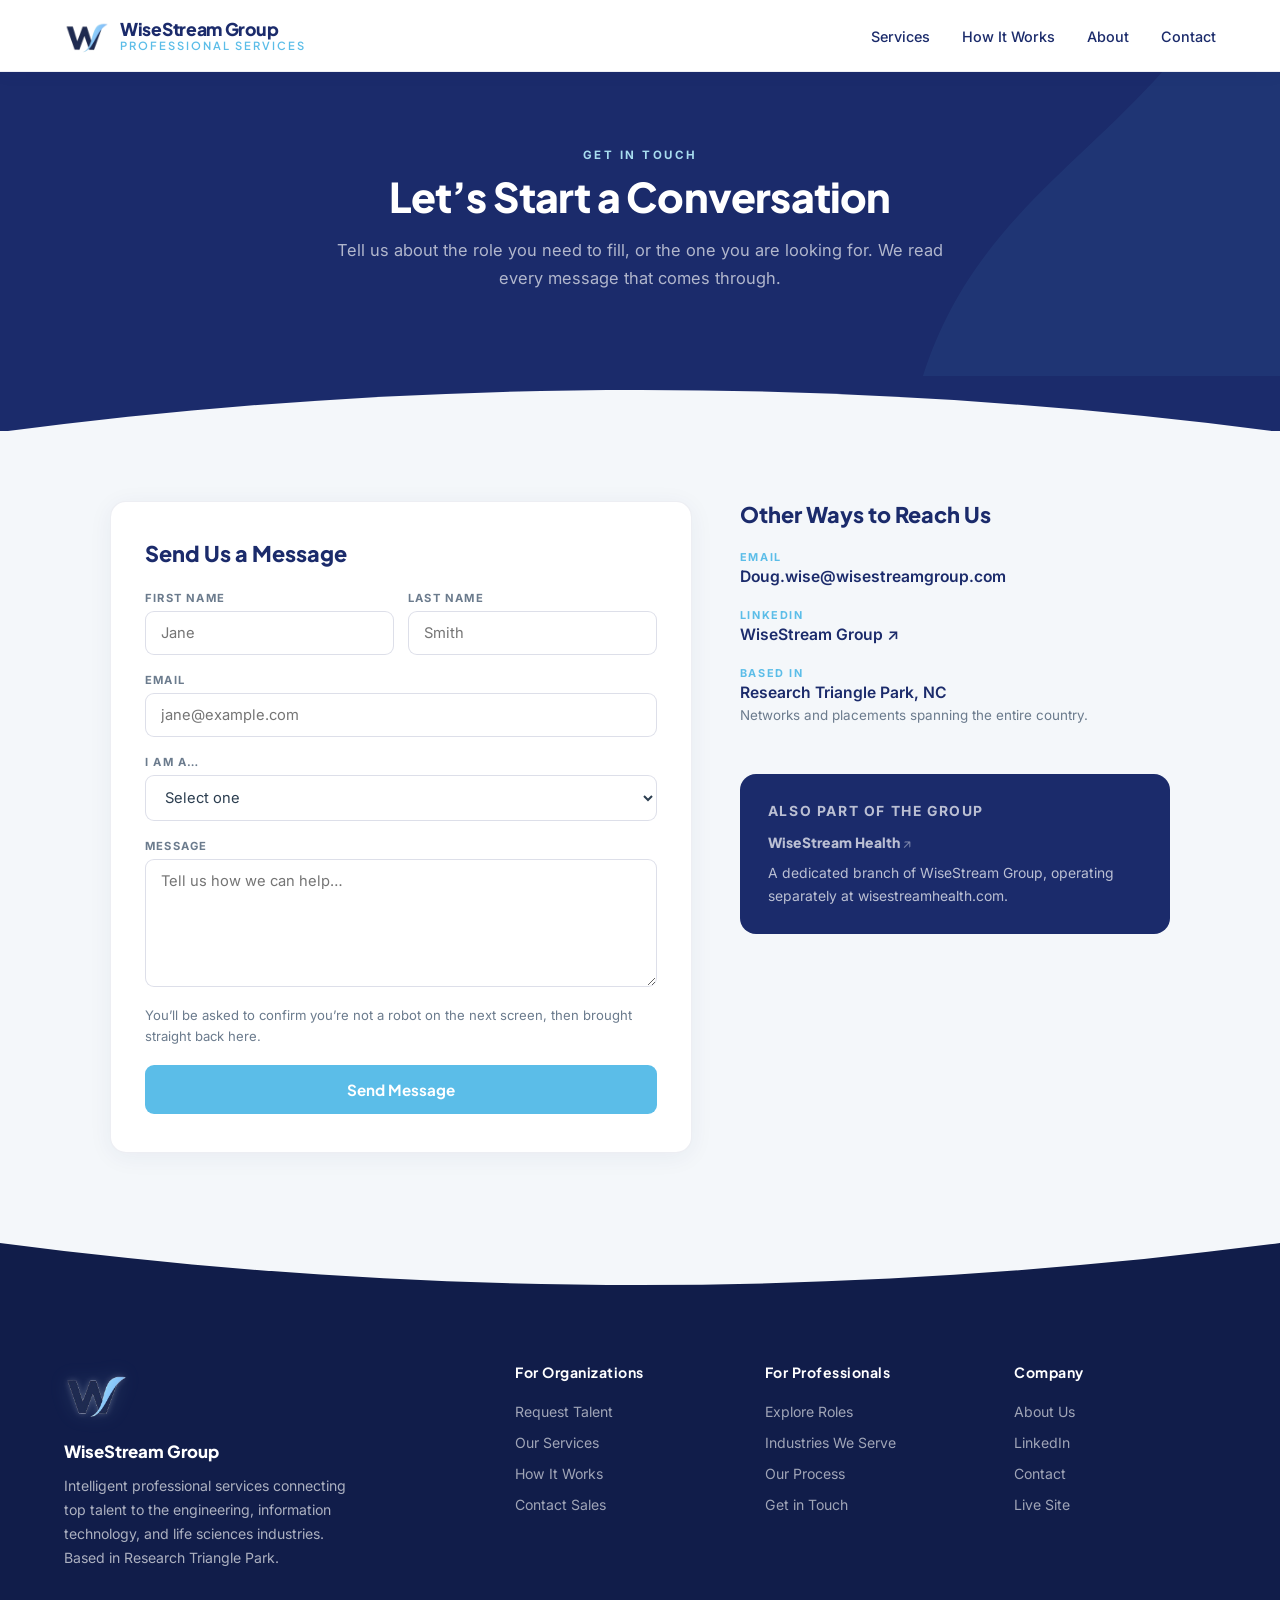
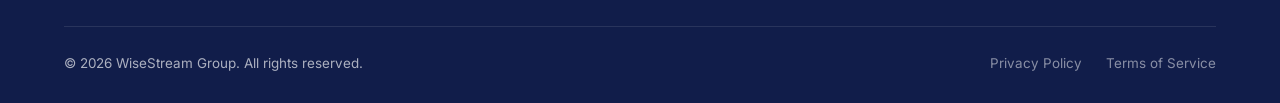
<file: contact.html>
<!DOCTYPE html>
<html lang="en">
<head>
  <meta charset="UTF-8" />
  <meta name="viewport" content="width=device-width, initial-scale=1.0" />
  <title>Contact | WiseStream Group</title>
  <meta name="description" content="Talent solutions for engineering, information technology, and life sciences. Based in Research Triangle Park, working nationwide." />
  <link rel="icon" type="image/png" href="logo.png" />
  <link rel="preconnect" href="https://fonts.googleapis.com" />
  <link rel="preconnect" href="https://fonts.gstatic.com" crossorigin />
  <link href="https://fonts.googleapis.com/css2?family=Plus+Jakarta+Sans:wght@400;500;600;700;800&family=Inter:wght@400;500;600&display=swap" rel="stylesheet" />
  <link rel="stylesheet" href="styles.css" />
</head>
<body>

<!-- NAV -->
<nav>
  <a href="index.html" class="nav-logo">
    <img src="logo.png" alt="WiseStream Group" onerror="this.style.display='none'" />
    <div class="nav-logo-text">
      <span>WiseStream Group</span>
      <span>Professional Services</span>
    </div>
  </a>

  <ul class="nav-links">
    <li><a href="index.html#services">Services</a></li>
    <li><a href="index.html#how">How It Works</a></li>
    <li><a href="index.html#about">About</a></li>
    <li><a href="contact.html">Contact</a></li>
  </ul>
</nav>

<!-- HERO -->
<section class="inner-hero">
  <svg class="inner-hero-wave" viewBox="0 0 600 700" fill="none" xmlns="http://www.w3.org/2000/svg" aria-hidden="true">
    <path d="M450 0 C350 150, 200 200, 150 400 C100 580, 250 650, 350 700 L600 700 L600 0 Z" fill="#5BBDE8"/>
  </svg>
  <p class="section-label">Get in Touch</p>
  <h1>Let&rsquo;s Start a Conversation</h1>
  <p class="inner-sub">Tell us about the role you need to fill, or the one you are looking for. We read every message that comes through.</p>
</section>

<!-- WAVE: navy → gray -->
<div class="wave-divider" style="background:var(--navy);">
  <svg viewBox="0 0 1440 56" xmlns="http://www.w3.org/2000/svg" preserveAspectRatio="none" style="display:block;width:100%;height:56px;">
    <path d="M0,56 C480,0 960,0 1440,56 L1440,56 L0,56 Z" fill="#F4F7FA"/>
  </svg>
</div>

<!-- CONTACT -->
<section class="contact-section">
  <div class="contact-grid">

    <!-- FORM -->
    <div class="form-card">
      <h2>Send Us a Message</h2>

      <!-- Standard POST, not AJAX: Formspree's own reCAPTCHA is enabled on this
           form, and it only validates on a normal submission. -->
      <form class="cform" id="contactForm" action="https://formspree.io/f/xeeyvzjz" method="POST">
        <!-- Honeypot. Humans never see it; naive bots fill it and get dropped. -->
        <input class="cform-hp" type="text" name="_gotcha" tabindex="-1" autocomplete="off" aria-hidden="true" />
        <input type="hidden" name="_subject" value="New inquiry from wisestreamgroup.com" />
        <!-- Where Formspree returns the visitor after a successful send.
             Must be an absolute URL on the live domain. -->
        <input type="hidden" name="_next" value="https://wisestreamgroup.com/thanks.html" />

        <div class="cform-row">
          <div class="cfield">
            <label for="firstName">First Name</label>
            <input id="firstName" name="firstName" type="text" required placeholder="Jane" />
          </div>
          <div class="cfield">
            <label for="lastName">Last Name</label>
            <input id="lastName" name="lastName" type="text" required placeholder="Smith" />
          </div>
        </div>

        <div class="cfield">
          <label for="email">Email</label>
          <input id="email" name="email" type="email" required placeholder="jane@example.com" />
        </div>

        <div class="cfield">
          <label for="role">I am a&hellip;</label>
          <select id="role" name="role">
            <option value="">Select one</option>
            <option>Organization seeking talent</option>
            <option>Professional seeking work</option>
            <option>Partner or vendor</option>
            <option>Other</option>
          </select>
        </div>

        <div class="cfield">
          <label for="message">Message</label>
          <textarea id="message" name="message" rows="5" placeholder="Tell us how we can help&hellip;"></textarea>
        </div>

        <p class="cform-note">
          You&rsquo;ll be asked to confirm you&rsquo;re not a robot on the next screen,
          then brought straight back here.
        </p>

        <button class="btn-submit" type="submit">Send Message</button>
      </form>
    </div>

    <!-- ASIDE -->
    <div class="contact-aside">
      <div>
        <h2>Other Ways to Reach Us</h2>

        <div class="contact-line">
          <span class="clabel">Email</span>
          <a href="mailto:Doug.wise@wisestreamgroup.com">Doug.wise@wisestreamgroup.com</a>
        </div>

        <div class="contact-line">
          <span class="clabel">LinkedIn</span>
          <a href="https://www.linkedin.com/company/wisestreamgroup/about/" target="_blank" rel="noopener noreferrer">WiseStream Group &nearr;</a>
        </div>

        <div class="contact-line">
          <span class="clabel">Based In</span>
          <span class="cvalue">Research Triangle Park, NC</span>
          <span class="csub">Networks and placements spanning the entire country.</span>
        </div>
      </div>

      <a class="branch-card" href="https://wisestreamhealth.com" target="_blank" rel="noopener noreferrer">
        <p class="branch-eyebrow">Also Part of the Group</p>
        <p class="branch-name">WiseStream Health <span class="arrow" aria-hidden="true">&nearr;</span></p>
        <p>A dedicated branch of WiseStream Group, operating separately at wisestreamhealth.com.</p>
      </a>
    </div>

  </div>
</section>

<!-- WAVE: gray → dark navy -->
<div class="wave-divider" style="background:var(--gray);">
  <svg viewBox="0 0 1440 56" xmlns="http://www.w3.org/2000/svg" preserveAspectRatio="none" style="display:block;width:100%;height:56px;">
    <path d="M0,0 C480,56 960,56 1440,0 L1440,56 L0,56 Z" fill="#111d4a"/>
  </svg>
</div>

<!-- FOOTER -->
<footer id="contact">
  <div class="footer-grid">
    <div class="footer-brand">
      <span class="footer-brand-logo">
        <img src="logo.png" alt="WiseStream Group" onerror="this.parentElement.style.display='none'" />
      </span>
      <div class="footer-brand-name">WiseStream Group</div>
      <p>Intelligent professional services connecting top talent to the engineering, information technology, and life sciences industries. Based in Research Triangle Park.</p>
    </div>

    <div class="footer-col">
      <h5>For Organizations</h5>
      <ul>
        <li><a href="index.html#clients">Request Talent</a></li>
        <li><a href="index.html#services">Our Services</a></li>
        <li><a href="index.html#how">How It Works</a></li>
        <li><a href="contact.html">Contact Sales</a></li>
      </ul>
    </div>

    <div class="footer-col">
      <h5>For Professionals</h5>
      <ul>
        <li><a href="index.html#talent">Explore Roles</a></li>
        <li><a href="index.html#services">Industries We Serve</a></li>
        <li><a href="index.html#how">Our Process</a></li>
        <li><a href="contact.html">Get in Touch</a></li>
      </ul>
    </div>

    <div class="footer-col">
      <h5>Company</h5>
      <ul>
        <li><a href="index.html#about">About Us</a></li>
        <li><a href="https://www.linkedin.com/company/wisestreamgroup/about/" target="_blank" rel="noopener">LinkedIn</a></li>
        <li><a href="contact.html">Contact</a></li>
        <li><a href="https://wisestreamgroup.com/" target="_blank" rel="noopener">Live Site</a></li>
      </ul>
    </div>
  </div>

  <div class="footer-bottom">
    <span>&copy; 2026 WiseStream Group. All rights reserved.</span>
    <div style="display:flex;gap:24px;">
      <a href="privacy.html">Privacy Policy</a>
      <a href="terms.html">Terms of Service</a>
    </div>
  </div>
</footer>

<script>
(function () {
  /* Form posts straight to Formspree (see the form's action attribute).
     Formspree's own reCAPTCHA validates server-side, then returns the
     visitor to the _next URL. No client-side submit handling needed. */
  var nav = document.querySelector('nav');
  if (!nav) return;
  var onScroll = function () { nav.classList.toggle('is-scrolled', window.scrollY > 24); };
  window.addEventListener('scroll', onScroll, { passive: true });
  onScroll();
})();</script>

</body>
</html>
</file>
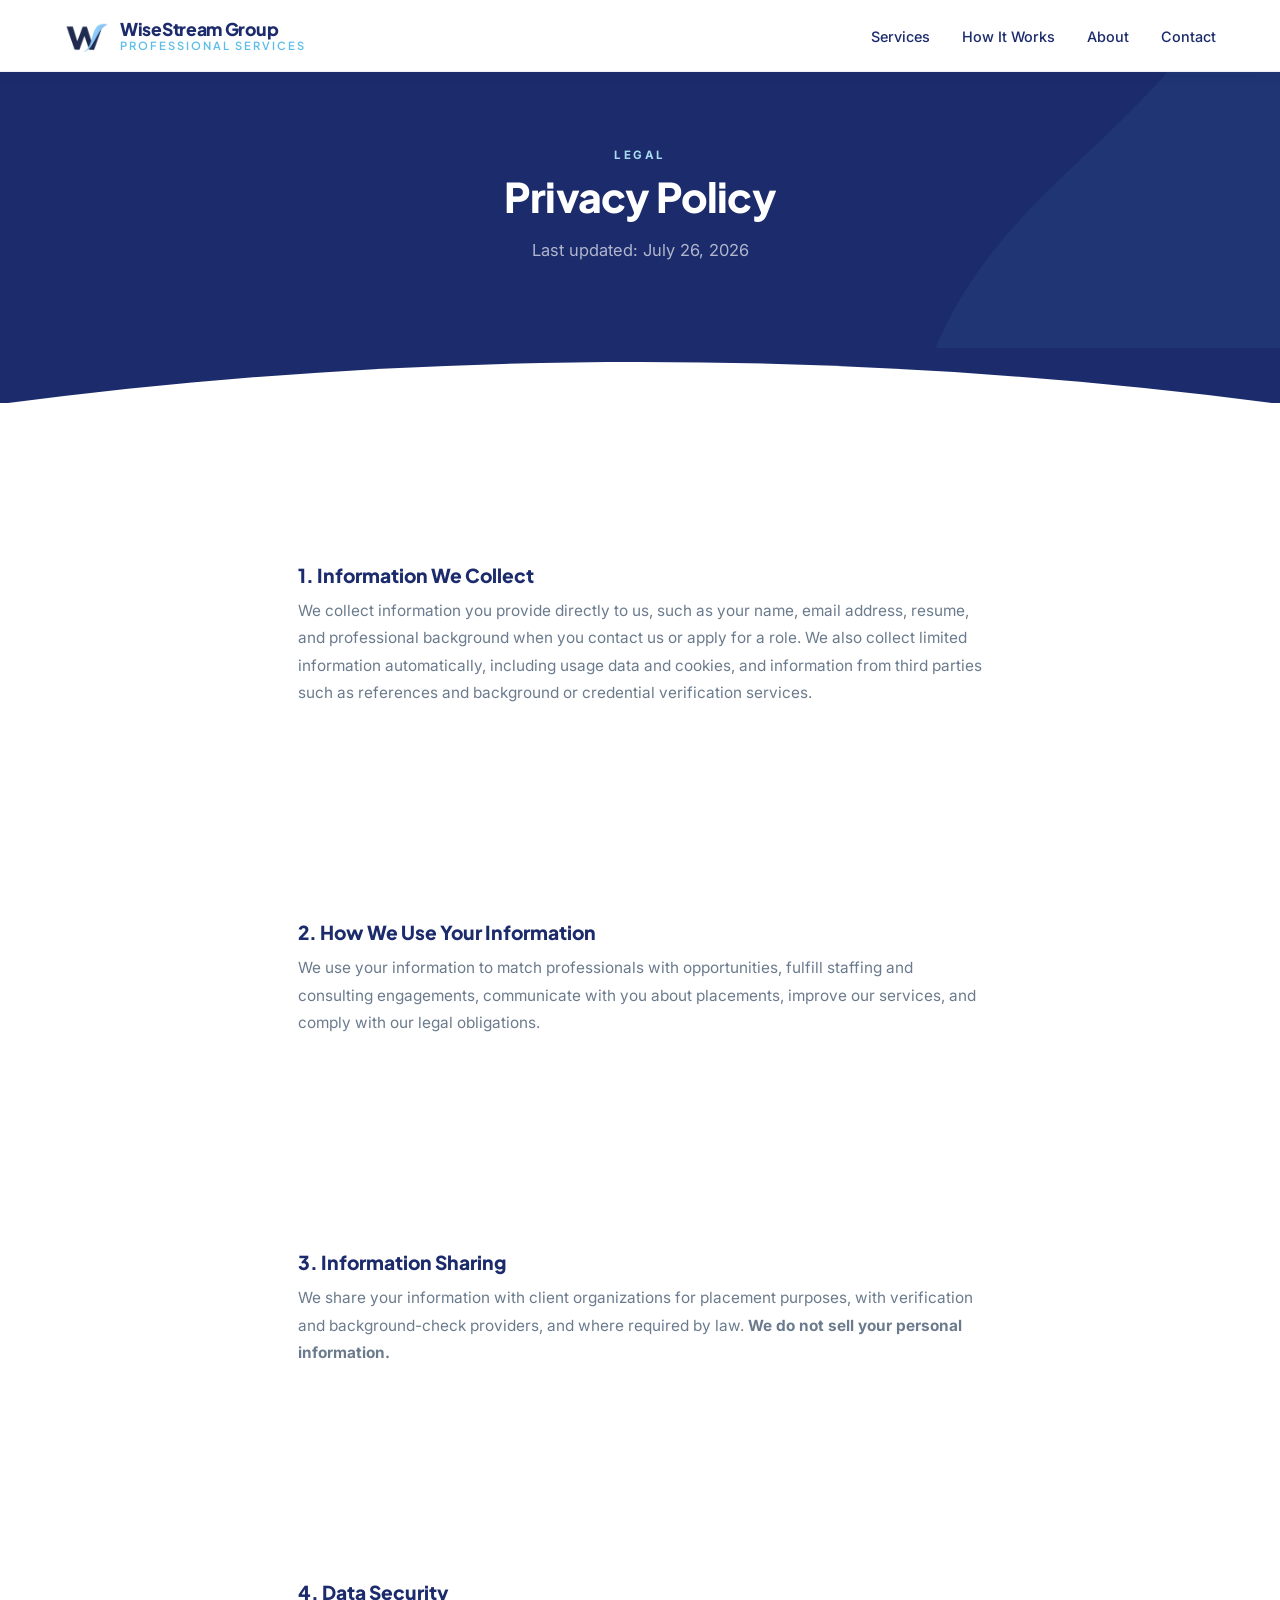
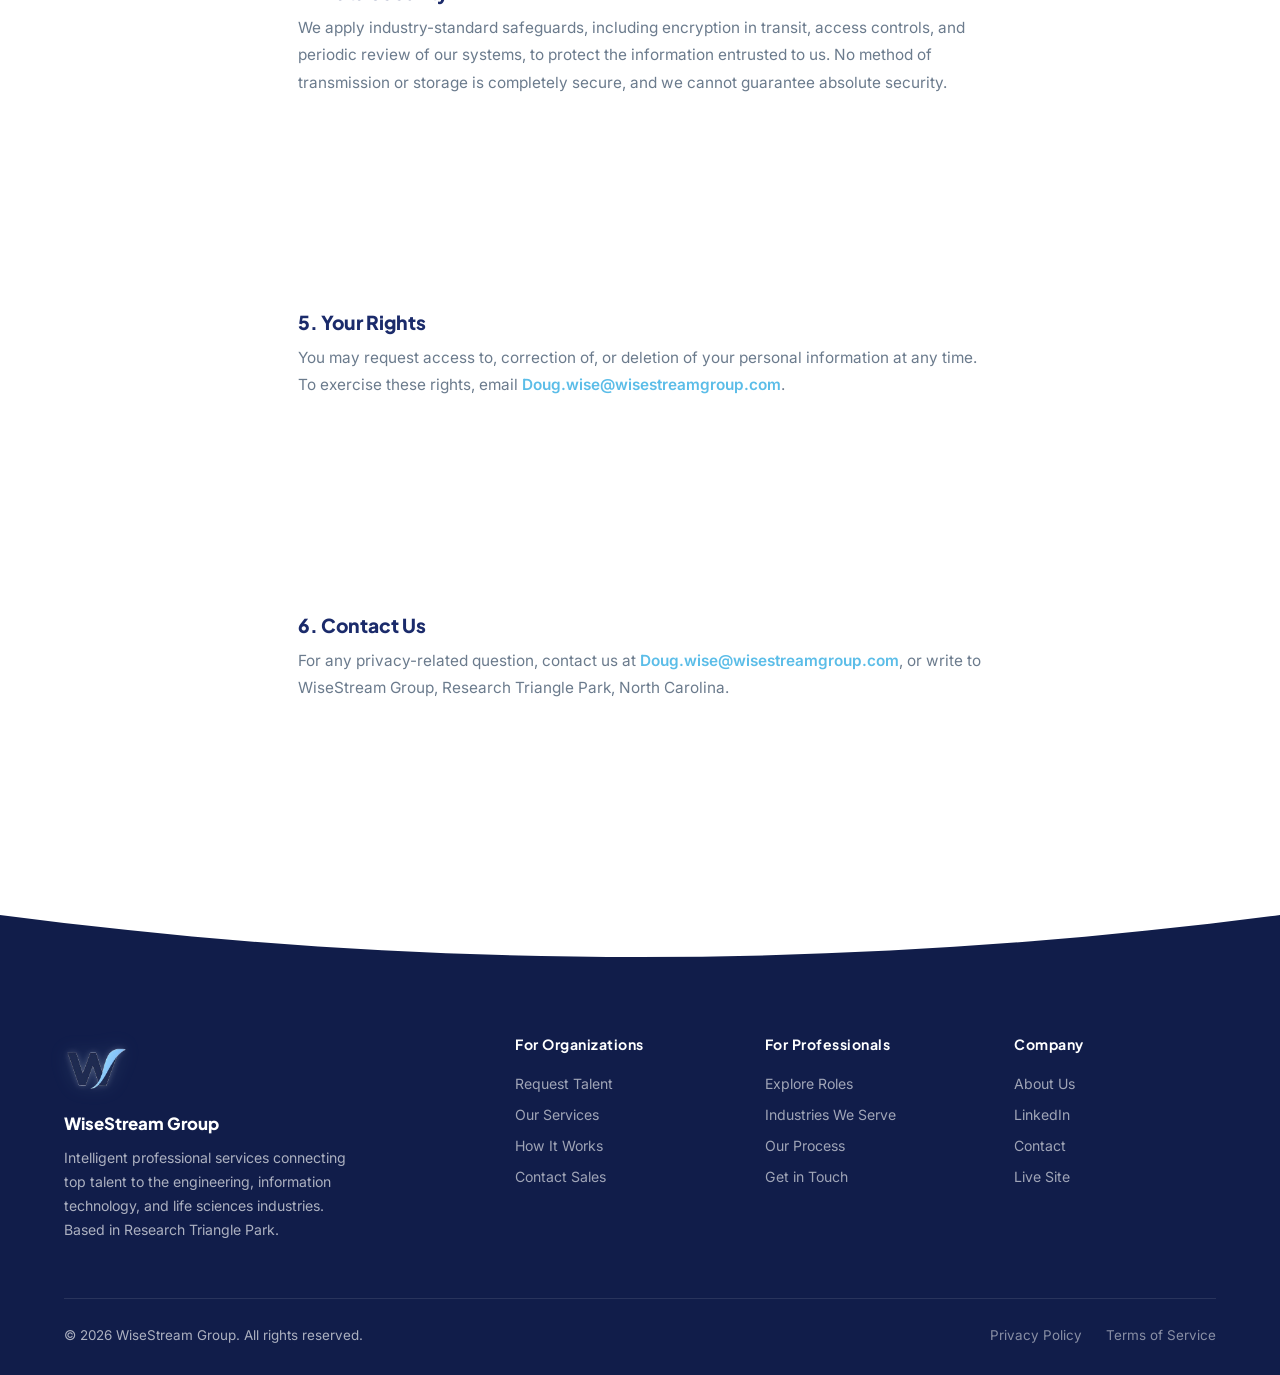
<file: privacy.html>
<!DOCTYPE html>
<html lang="en">
<head>
  <meta charset="UTF-8" />
  <meta name="viewport" content="width=device-width, initial-scale=1.0" />
  <title>Privacy Policy | WiseStream Group</title>
  <meta name="robots" content="noindex" />
  <link rel="icon" type="image/png" href="logo.png" />
  <link rel="preconnect" href="https://fonts.googleapis.com" />
  <link rel="preconnect" href="https://fonts.gstatic.com" crossorigin />
  <link href="https://fonts.googleapis.com/css2?family=Plus+Jakarta+Sans:wght@400;500;600;700;800&family=Inter:wght@400;500;600&display=swap" rel="stylesheet" />
  <link rel="stylesheet" href="styles.css" />
</head>
<body>

<nav>
  <a href="index.html" class="nav-logo">
    <img src="logo.png" alt="WiseStream Group" onerror="this.style.display='none'" />
    <div class="nav-logo-text">
      <span>WiseStream Group</span>
      <span>Professional Services</span>
    </div>
  </a>
  <ul class="nav-links">
    <li><a href="index.html#services">Services</a></li>
    <li><a href="index.html#how">How It Works</a></li>
    <li><a href="index.html#about">About</a></li>
    <li><a href="contact.html">Contact</a></li>
  </ul>
</nav>

<section class="inner-hero">
  <svg class="inner-hero-wave" viewBox="0 0 600 700" fill="none" xmlns="http://www.w3.org/2000/svg" aria-hidden="true">
    <path d="M450 0 C350 150, 200 200, 150 400 C100 580, 250 650, 350 700 L600 700 L600 0 Z" fill="#5BBDE8"/>
  </svg>
  <p class="section-label">Legal</p>
  <h1>Privacy Policy</h1>
  <p class="inner-sub">Last updated: July 26, 2026</p>
</section>

<div class="wave-divider" style="background:var(--navy);">
  <svg viewBox="0 0 1440 56" xmlns="http://www.w3.org/2000/svg" preserveAspectRatio="none" style="display:block;width:100%;height:56px;">
    <path d="M0,56 C480,0 960,0 1440,56 L1440,56 L0,56 Z" fill="#FFFFFF"/>
  </svg>
</div>

<section class="legal">
  <div class="legal-body">

    <section class="clause">
      <h2>1. Information We Collect</h2>
      <p>We collect information you provide directly to us, such as your name, email address, resume, and professional background when you contact us or apply for a role. We also collect limited information automatically, including usage data and cookies, and information from third parties such as references and background or credential verification services.</p>
    </section>

    <section class="clause">
      <h2>2. How We Use Your Information</h2>
      <p>We use your information to match professionals with opportunities, fulfill staffing and consulting engagements, communicate with you about placements, improve our services, and comply with our legal obligations.</p>
    </section>

    <section class="clause">
      <h2>3. Information Sharing</h2>
      <p>We share your information with client organizations for placement purposes, with verification and background-check providers, and where required by law. <strong>We do not sell your personal information.</strong></p>
    </section>

    <section class="clause">
      <h2>4. Data Security</h2>
      <p>We apply industry-standard safeguards, including encryption in transit, access controls, and periodic review of our systems, to protect the information entrusted to us. No method of transmission or storage is completely secure, and we cannot guarantee absolute security.</p>
    </section>

    <section class="clause">
      <h2>5. Your Rights</h2>
      <p>You may request access to, correction of, or deletion of your personal information at any time. To exercise these rights, email <a href="mailto:Doug.wise@wisestreamgroup.com">Doug.wise@wisestreamgroup.com</a>.</p>
    </section>

    <section class="clause">
      <h2>6. Contact Us</h2>
      <p>For any privacy-related question, contact us at <a href="mailto:Doug.wise@wisestreamgroup.com">Doug.wise@wisestreamgroup.com</a>, or write to WiseStream Group, Research Triangle Park, North Carolina.</p>
    </section>

  </div>
</section>

<div class="wave-divider" style="background:#FFFFFF;">
  <svg viewBox="0 0 1440 56" xmlns="http://www.w3.org/2000/svg" preserveAspectRatio="none" style="display:block;width:100%;height:56px;">
    <path d="M0,0 C480,56 960,56 1440,0 L1440,56 L0,56 Z" fill="#111d4a"/>
  </svg>
</div>

<footer id="contact">
  <div class="footer-grid">
    <div class="footer-brand">
      <span class="footer-brand-logo">
        <img src="logo.png" alt="WiseStream Group" onerror="this.parentElement.style.display='none'" />
      </span>
      <div class="footer-brand-name">WiseStream Group</div>
      <p>Intelligent professional services connecting top talent to the engineering, information technology, and life sciences industries. Based in Research Triangle Park.</p>
    </div>
    <div class="footer-col">
      <h5>For Organizations</h5>
      <ul>
        <li><a href="index.html#clients">Request Talent</a></li>
        <li><a href="index.html#services">Our Services</a></li>
        <li><a href="index.html#how">How It Works</a></li>
        <li><a href="contact.html">Contact Sales</a></li>
      </ul>
    </div>
    <div class="footer-col">
      <h5>For Professionals</h5>
      <ul>
        <li><a href="index.html#talent">Explore Roles</a></li>
        <li><a href="index.html#services">Industries We Serve</a></li>
        <li><a href="index.html#how">Our Process</a></li>
        <li><a href="contact.html">Get in Touch</a></li>
      </ul>
    </div>
    <div class="footer-col">
      <h5>Company</h5>
      <ul>
        <li><a href="index.html#about">About Us</a></li>
        <li><a href="https://www.linkedin.com/company/wisestreamgroup/about/" target="_blank" rel="noopener">LinkedIn</a></li>
        <li><a href="contact.html">Contact</a></li>
        <li><a href="https://wisestreamgroup.com/" target="_blank" rel="noopener">Live Site</a></li>
      </ul>
    </div>
  </div>
  <div class="footer-bottom">
    <span>&copy; 2026 WiseStream Group. All rights reserved.</span>
    <div style="display:flex;gap:24px;">
      <a href="privacy.html">Privacy Policy</a>
      <a href="terms.html">Terms of Service</a>
    </div>
  </div>
</footer>

<script>
(function () {
  var nav = document.querySelector('nav');
  if (!nav) return;
  var onScroll = function () { nav.classList.toggle('is-scrolled', window.scrollY > 24); };
  window.addEventListener('scroll', onScroll, { passive: true });
  onScroll();
})();
</script>

</body>
</html>
</file>
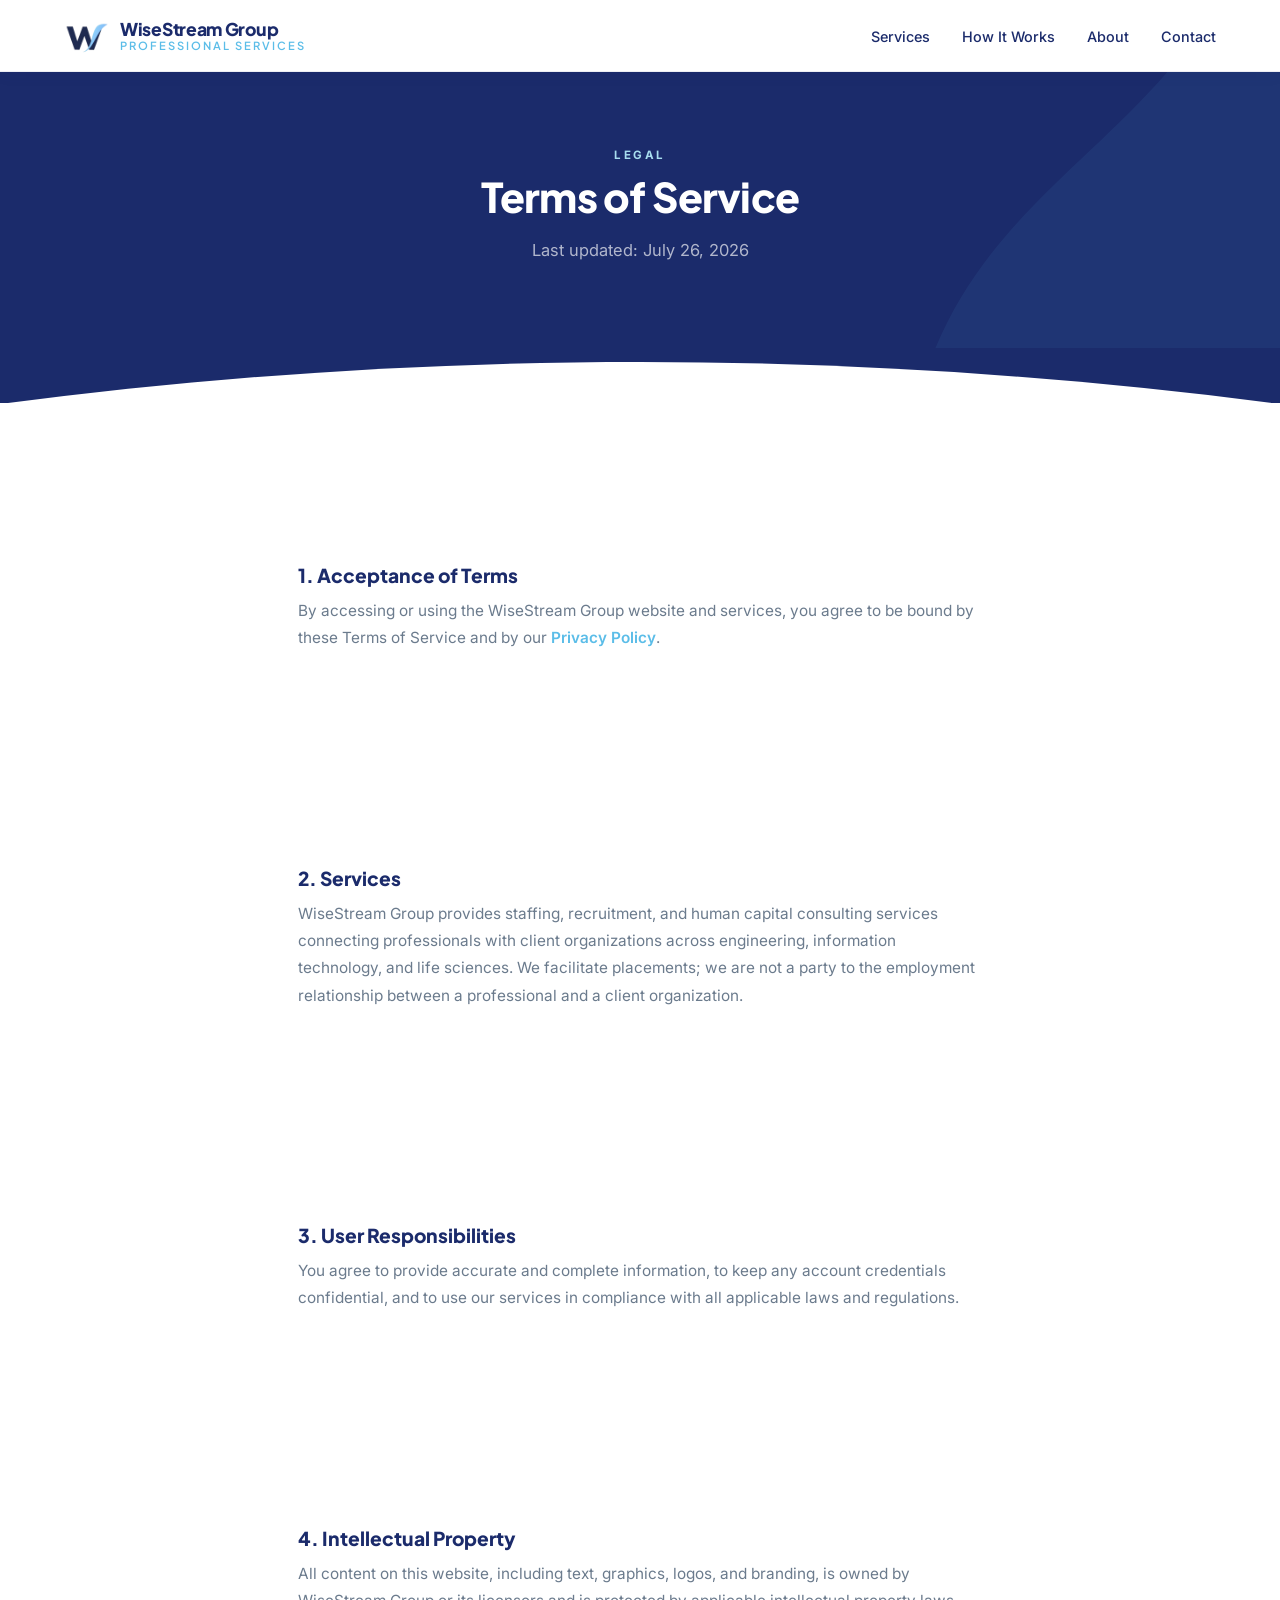
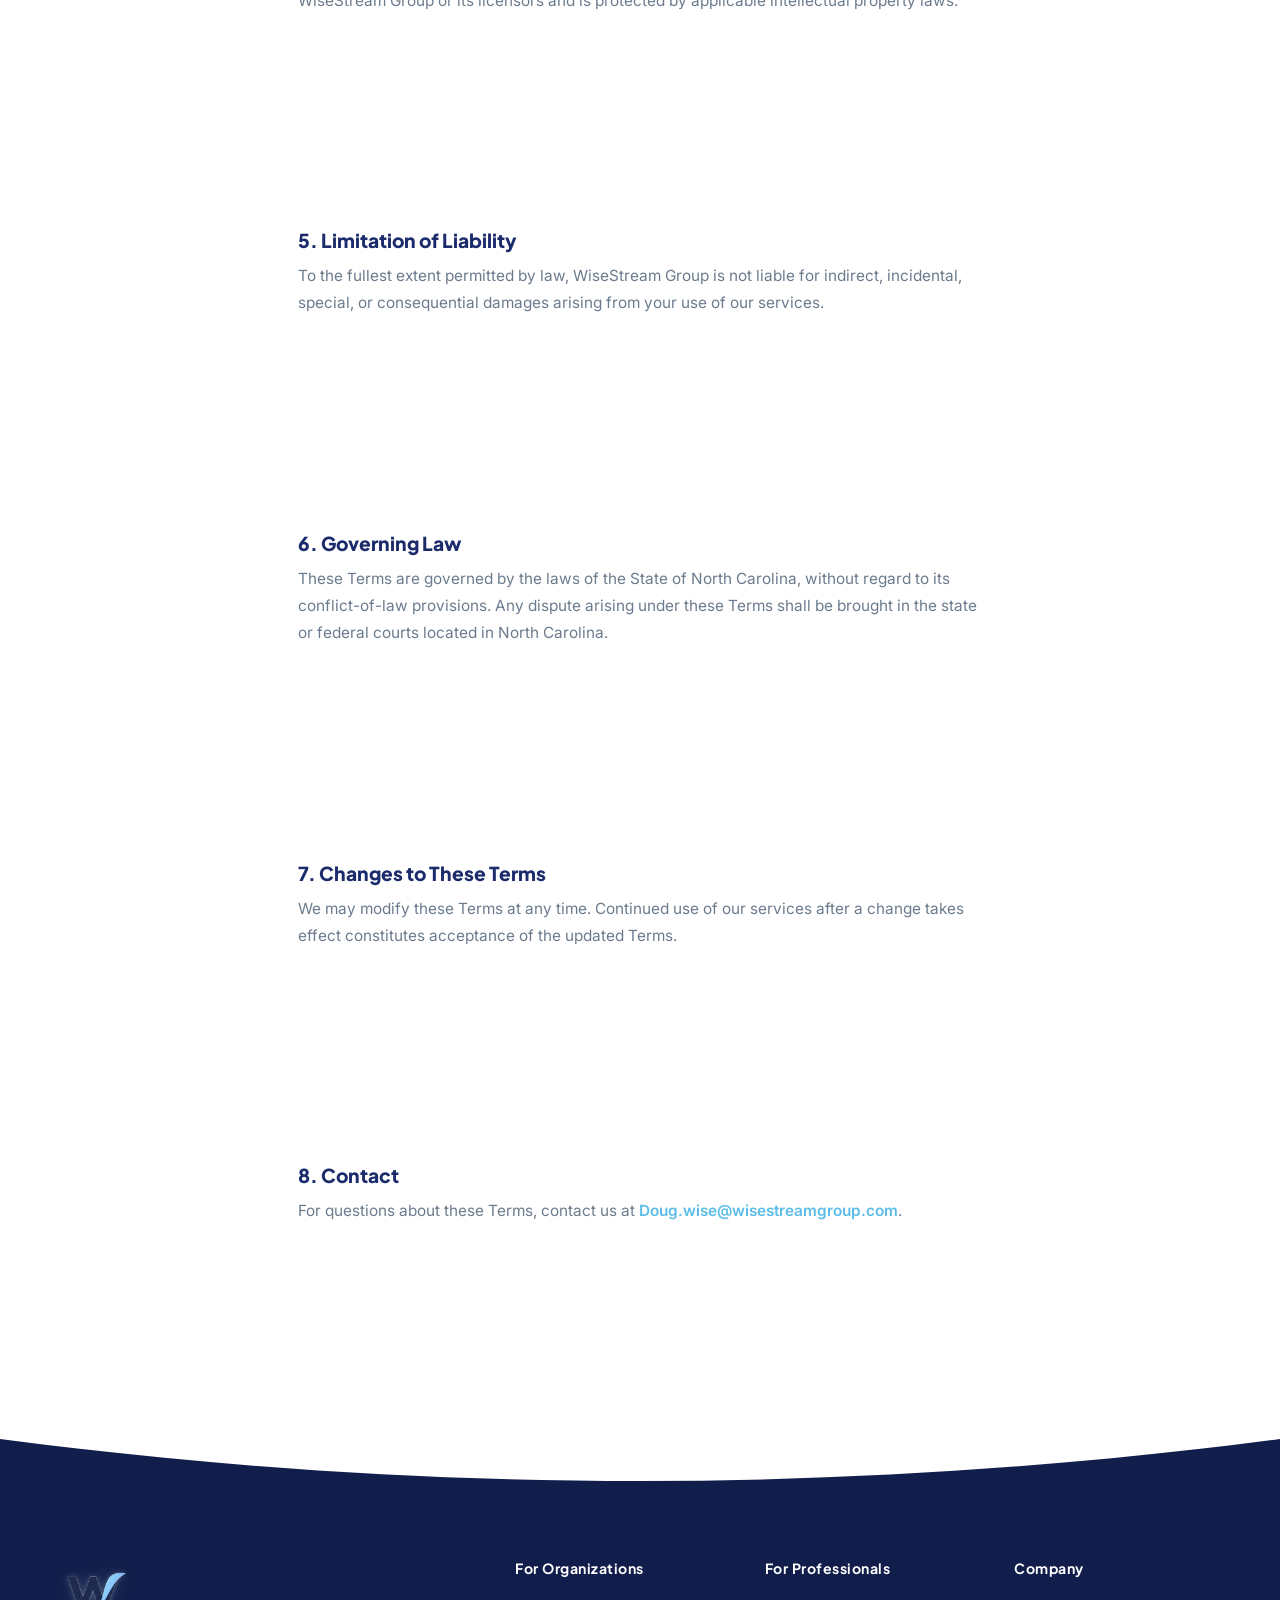
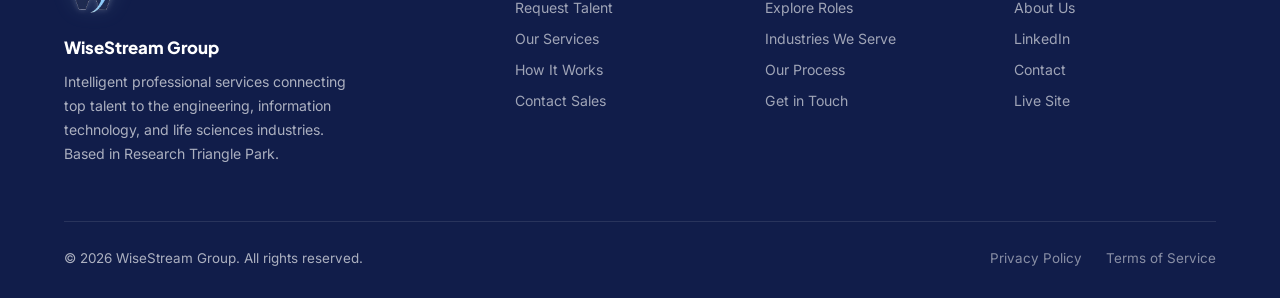
<file: terms.html>
<!DOCTYPE html>
<html lang="en">
<head>
  <meta charset="UTF-8" />
  <meta name="viewport" content="width=device-width, initial-scale=1.0" />
  <title>Terms of Service | WiseStream Group</title>
  <meta name="robots" content="noindex" />
  <link rel="icon" type="image/png" href="logo.png" />
  <link rel="preconnect" href="https://fonts.googleapis.com" />
  <link rel="preconnect" href="https://fonts.gstatic.com" crossorigin />
  <link href="https://fonts.googleapis.com/css2?family=Plus+Jakarta+Sans:wght@400;500;600;700;800&family=Inter:wght@400;500;600&display=swap" rel="stylesheet" />
  <link rel="stylesheet" href="styles.css" />
</head>
<body>

<nav>
  <a href="index.html" class="nav-logo">
    <img src="logo.png" alt="WiseStream Group" onerror="this.style.display='none'" />
    <div class="nav-logo-text">
      <span>WiseStream Group</span>
      <span>Professional Services</span>
    </div>
  </a>
  <ul class="nav-links">
    <li><a href="index.html#services">Services</a></li>
    <li><a href="index.html#how">How It Works</a></li>
    <li><a href="index.html#about">About</a></li>
    <li><a href="contact.html">Contact</a></li>
  </ul>
</nav>

<section class="inner-hero">
  <svg class="inner-hero-wave" viewBox="0 0 600 700" fill="none" xmlns="http://www.w3.org/2000/svg" aria-hidden="true">
    <path d="M450 0 C350 150, 200 200, 150 400 C100 580, 250 650, 350 700 L600 700 L600 0 Z" fill="#5BBDE8"/>
  </svg>
  <p class="section-label">Legal</p>
  <h1>Terms of Service</h1>
  <p class="inner-sub">Last updated: July 26, 2026</p>
</section>

<div class="wave-divider" style="background:var(--navy);">
  <svg viewBox="0 0 1440 56" xmlns="http://www.w3.org/2000/svg" preserveAspectRatio="none" style="display:block;width:100%;height:56px;">
    <path d="M0,56 C480,0 960,0 1440,56 L1440,56 L0,56 Z" fill="#FFFFFF"/>
  </svg>
</div>

<section class="legal">
  <div class="legal-body">

    <section class="clause">
      <h2>1. Acceptance of Terms</h2>
      <p>By accessing or using the WiseStream Group website and services, you agree to be bound by these Terms of Service and by our <a href="privacy.html">Privacy Policy</a>.</p>
    </section>

    <section class="clause">
      <h2>2. Services</h2>
      <p>WiseStream Group provides staffing, recruitment, and human capital consulting services connecting professionals with client organizations across engineering, information technology, and life sciences. We facilitate placements; we are not a party to the employment relationship between a professional and a client organization.</p>
    </section>

    <section class="clause">
      <h2>3. User Responsibilities</h2>
      <p>You agree to provide accurate and complete information, to keep any account credentials confidential, and to use our services in compliance with all applicable laws and regulations.</p>
    </section>

    <section class="clause">
      <h2>4. Intellectual Property</h2>
      <p>All content on this website, including text, graphics, logos, and branding, is owned by WiseStream Group or its licensors and is protected by applicable intellectual property laws.</p>
    </section>

    <section class="clause">
      <h2>5. Limitation of Liability</h2>
      <p>To the fullest extent permitted by law, WiseStream Group is not liable for indirect, incidental, special, or consequential damages arising from your use of our services.</p>
    </section>

    <section class="clause">
      <h2>6. Governing Law</h2>
      <p>These Terms are governed by the laws of the State of North Carolina, without regard to its conflict-of-law provisions. Any dispute arising under these Terms shall be brought in the state or federal courts located in North Carolina.</p>
    </section>

    <section class="clause">
      <h2>7. Changes to These Terms</h2>
      <p>We may modify these Terms at any time. Continued use of our services after a change takes effect constitutes acceptance of the updated Terms.</p>
    </section>

    <section class="clause">
      <h2>8. Contact</h2>
      <p>For questions about these Terms, contact us at <a href="mailto:Doug.wise@wisestreamgroup.com">Doug.wise@wisestreamgroup.com</a>.</p>
    </section>

  </div>
</section>

<div class="wave-divider" style="background:#FFFFFF;">
  <svg viewBox="0 0 1440 56" xmlns="http://www.w3.org/2000/svg" preserveAspectRatio="none" style="display:block;width:100%;height:56px;">
    <path d="M0,0 C480,56 960,56 1440,0 L1440,56 L0,56 Z" fill="#111d4a"/>
  </svg>
</div>

<footer id="contact">
  <div class="footer-grid">
    <div class="footer-brand">
      <span class="footer-brand-logo">
        <img src="logo.png" alt="WiseStream Group" onerror="this.parentElement.style.display='none'" />
      </span>
      <div class="footer-brand-name">WiseStream Group</div>
      <p>Intelligent professional services connecting top talent to the engineering, information technology, and life sciences industries. Based in Research Triangle Park.</p>
    </div>
    <div class="footer-col">
      <h5>For Organizations</h5>
      <ul>
        <li><a href="index.html#clients">Request Talent</a></li>
        <li><a href="index.html#services">Our Services</a></li>
        <li><a href="index.html#how">How It Works</a></li>
        <li><a href="contact.html">Contact Sales</a></li>
      </ul>
    </div>
    <div class="footer-col">
      <h5>For Professionals</h5>
      <ul>
        <li><a href="index.html#talent">Explore Roles</a></li>
        <li><a href="index.html#services">Industries We Serve</a></li>
        <li><a href="index.html#how">Our Process</a></li>
        <li><a href="contact.html">Get in Touch</a></li>
      </ul>
    </div>
    <div class="footer-col">
      <h5>Company</h5>
      <ul>
        <li><a href="index.html#about">About Us</a></li>
        <li><a href="https://www.linkedin.com/company/wisestreamgroup/about/" target="_blank" rel="noopener">LinkedIn</a></li>
        <li><a href="contact.html">Contact</a></li>
        <li><a href="https://wisestreamgroup.com/" target="_blank" rel="noopener">Live Site</a></li>
      </ul>
    </div>
  </div>
  <div class="footer-bottom">
    <span>&copy; 2026 WiseStream Group. All rights reserved.</span>
    <div style="display:flex;gap:24px;">
      <a href="privacy.html">Privacy Policy</a>
      <a href="terms.html">Terms of Service</a>
    </div>
  </div>
</footer>

<script>
(function () {
  var nav = document.querySelector('nav');
  if (!nav) return;
  var onScroll = function () { nav.classList.toggle('is-scrolled', window.scrollY > 24); };
  window.addEventListener('scroll', onScroll, { passive: true });
  onScroll();
})();
</script>

</body>
</html>
</file>
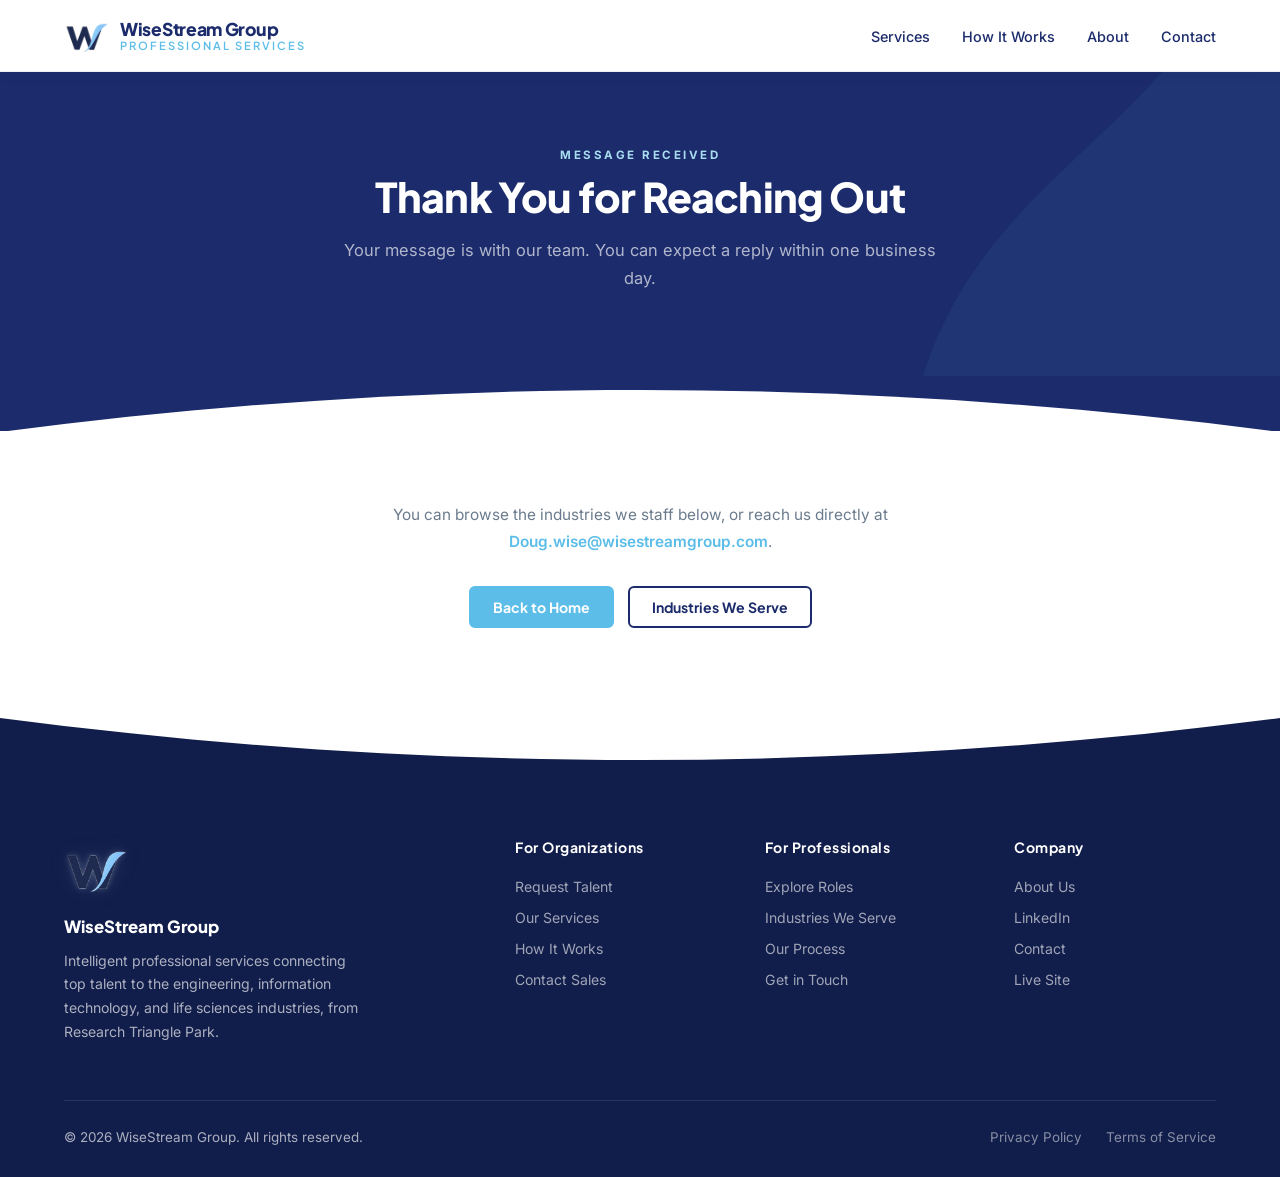
<file: thanks.html>
<!DOCTYPE html>
<html lang="en">
<head>
  <meta charset="UTF-8" />
  <meta name="viewport" content="width=device-width, initial-scale=1.0" />
  <title>Thank You | WiseStream Group</title>
  <meta name="robots" content="noindex" />
  <link rel="icon" type="image/png" href="logo.png" />
  <link rel="preconnect" href="https://fonts.googleapis.com" />
  <link rel="preconnect" href="https://fonts.gstatic.com" crossorigin />
  <link href="https://fonts.googleapis.com/css2?family=Plus+Jakarta+Sans:wght@400;500;600;700;800&family=Inter:wght@400;500;600&display=swap" rel="stylesheet" />
  <link rel="stylesheet" href="styles.css" />
</head>
<body>

<nav>
  <a href="index.html" class="nav-logo">
    <img src="logo.png" alt="WiseStream Group" onerror="this.style.display='none'" />
    <div class="nav-logo-text">
      <span>WiseStream Group</span>
      <span>Professional Services</span>
    </div>
  </a>
  <ul class="nav-links">
    <li><a href="index.html#services">Services</a></li>
    <li><a href="index.html#how">How It Works</a></li>
    <li><a href="index.html#about">About</a></li>
    <li><a href="contact.html">Contact</a></li>
  </ul>
</nav>

<section class="inner-hero">
  <svg class="inner-hero-wave" viewBox="0 0 600 700" fill="none" xmlns="http://www.w3.org/2000/svg" aria-hidden="true">
    <path d="M450 0 C350 150, 200 200, 150 400 C100 580, 250 650, 350 700 L600 700 L600 0 Z" fill="#5BBDE8"/>
  </svg>
  <p class="section-label">Message Received</p>
  <h1>Thank You for Reaching Out</h1>
  <p class="inner-sub">Your message is with our team. You can expect a reply within one business day.</p>
</section>

<div class="wave-divider" style="background:var(--navy);">
  <svg viewBox="0 0 1440 56" xmlns="http://www.w3.org/2000/svg" preserveAspectRatio="none" style="display:block;width:100%;height:56px;">
    <path d="M0,56 C480,0 960,0 1440,56 L1440,56 L0,56 Z" fill="#FFFFFF"/>
  </svg>
</div>

<section class="legal" style="padding-bottom:90px;">
  <div class="legal-body" style="text-align:center;">
    <p style="margin-bottom:30px;">
      You can browse the industries we staff below, or reach us directly at
      <a href="mailto:Doug.wise@wisestreamgroup.com">Doug.wise@wisestreamgroup.com</a>.
    </p>
    <div style="display:flex;gap:14px;justify-content:center;flex-wrap:wrap;">
      <a href="index.html" class="btn-primary">Back to Home</a>
      <a href="index.html#services" class="btn-outline">Industries We Serve</a>
    </div>
  </div>
</section>

<div class="wave-divider" style="background:#FFFFFF;">
  <svg viewBox="0 0 1440 56" xmlns="http://www.w3.org/2000/svg" preserveAspectRatio="none" style="display:block;width:100%;height:56px;">
    <path d="M0,0 C480,56 960,56 1440,0 L1440,56 L0,56 Z" fill="#111d4a"/>
  </svg>
</div>

<footer id="contact">
  <div class="footer-grid">
    <div class="footer-brand">
      <span class="footer-brand-logo">
        <img src="logo.png" alt="WiseStream Group" onerror="this.parentElement.style.display='none'" />
      </span>
      <div class="footer-brand-name">WiseStream Group</div>
      <p>Intelligent professional services connecting top talent to the engineering, information technology, and life sciences industries, from Research Triangle Park.</p>
    </div>
    <div class="footer-col">
      <h5>For Organizations</h5>
      <ul>
        <li><a href="index.html#clients">Request Talent</a></li>
        <li><a href="index.html#services">Our Services</a></li>
        <li><a href="index.html#how">How It Works</a></li>
        <li><a href="contact.html">Contact Sales</a></li>
      </ul>
    </div>
    <div class="footer-col">
      <h5>For Professionals</h5>
      <ul>
        <li><a href="index.html#talent">Explore Roles</a></li>
        <li><a href="index.html#services">Industries We Serve</a></li>
        <li><a href="index.html#how">Our Process</a></li>
        <li><a href="contact.html">Get in Touch</a></li>
      </ul>
    </div>
    <div class="footer-col">
      <h5>Company</h5>
      <ul>
        <li><a href="index.html#about">About Us</a></li>
        <li><a href="https://www.linkedin.com/company/wisestreamgroup/about/" target="_blank" rel="noopener">LinkedIn</a></li>
        <li><a href="contact.html">Contact</a></li>
        <li><a href="https://wisestreamgroup.com/" target="_blank" rel="noopener">Live Site</a></li>
      </ul>
    </div>
  </div>
  <div class="footer-bottom">
    <span>&copy; 2026 WiseStream Group. All rights reserved.</span>
    <div style="display:flex;gap:24px;">
      <a href="privacy.html">Privacy Policy</a>
      <a href="terms.html">Terms of Service</a>
    </div>
  </div>
</footer>

<script>
(function () {
  var nav = document.querySelector('nav');
  if (!nav) return;
  var onScroll = function () { nav.classList.toggle('is-scrolled', window.scrollY > 24); };
  window.addEventListener('scroll', onScroll, { passive: true });
  onScroll();
})();
</script>

</body>
</html>
</file>
<file: styles.css>
/* WiseStream Group - shared stylesheet.
   Extracted from index.html so index.html and contact.html stay in sync. */

*, *::before, *::after { box-sizing: border-box; margin: 0; padding: 0; }

    :root {
      --navy:   #1B2B6B;
      --navy-d: #111d4a;
      --sky:    #5BBDE8;
      --sky-l:  #A8DDEF;
      --white:  #FFFFFF;
      --gray:   #F4F7FA;
      --text:   #2C3E50;
      --muted:  #6B7B8D;
    }

    html { scroll-behavior: smooth; }

    body {
      font-family: 'Inter', sans-serif;
      color: var(--text);
      background: var(--white);
      overflow-x: hidden;
    }

    h1, h2, h3, h4, h5 {
      font-family: 'Plus Jakarta Sans', sans-serif;
    }

    /* ── NAV ── */
    nav {
      position: sticky;
      top: 0;
      z-index: 100;
      background: var(--white);
      border-bottom: 1px solid rgba(27,43,107,0.08);
      padding: 0 5%;
      display: flex;
      align-items: center;
      justify-content: space-between;
      height: 72px;
      box-shadow: 0 2px 16px rgba(27,43,107,0.06);
    }

    .nav-logo {
      display: flex;
      align-items: center;
      gap: 12px;
      text-decoration: none;
    }

    .nav-logo img {
      height: 44px;
      width: auto;
    }

    .nav-logo-text {
      display: flex;
      flex-direction: column;
      line-height: 1.1;
    }

    .nav-logo-text span:first-child {
      font-family: 'Plus Jakarta Sans', sans-serif;
      font-weight: 800;
      font-size: 1.1rem;
      color: var(--navy);
      letter-spacing: -0.3px;
    }

    .nav-logo-text span:last-child {
      font-family: 'Plus Jakarta Sans', sans-serif;
      font-weight: 600;
      font-size: 0.7rem;
      color: var(--sky);
      letter-spacing: 2px;
      text-transform: uppercase;
    }

    .nav-links {
      display: flex;
      align-items: center;
      gap: 32px;
      list-style: none;
    }

    .nav-links a {
      text-decoration: none;
      color: var(--navy);
      font-size: 0.9rem;
      font-weight: 500;
      transition: color 0.2s;
    }

    .nav-links a:hover { color: var(--sky); }

    .nav-ctas { display: flex; gap: 12px; }

    .btn-outline {
      padding: 10px 22px;
      border: 2px solid var(--navy);
      color: var(--navy);
      background: transparent;
      border-radius: 6px;
      font-family: 'Plus Jakarta Sans', sans-serif;
      font-weight: 700;
      font-size: 0.88rem;
      cursor: pointer;
      text-decoration: none;
      transition: all 0.2s;
    }

    .btn-outline:hover { background: var(--navy); color: var(--white); }

    .btn-primary {
      padding: 10px 22px;
      background: var(--sky);
      color: var(--white);
      border: 2px solid var(--sky);
      border-radius: 6px;
      font-family: 'Plus Jakarta Sans', sans-serif;
      font-weight: 700;
      font-size: 0.88rem;
      cursor: pointer;
      text-decoration: none;
      transition: all 0.2s;
    }

    .btn-primary:hover { background: var(--navy); border-color: var(--navy); }

    /* ── HERO ── */
    .hero {
      position: relative;
      background: var(--navy);
      padding: 88px 5% 96px;
      overflow: hidden;
    }

    .hero-inner {
      position: relative;
      z-index: 2;
      max-width: 1280px;
      margin: 0 auto;
      display: grid;
      grid-template-columns: 1.05fr 0.95fr;
      gap: 64px;
      align-items: center;
    }

    .hero-content { max-width: 640px; }

    @keyframes pulse {
      0%, 100% { opacity: 1; transform: scale(1); }
      50% { opacity: 0.4; transform: scale(1.4); }
    }

    .hero h1 {
      font-size: clamp(2.05rem, 3.4vw, 3.05rem);
      font-weight: 800;
      color: var(--white);
      line-height: 1.12;
      letter-spacing: -1.2px;
      margin-bottom: 22px;
    }

    /* ── HERO VISUAL ── */
    .hero-visual {
      position: relative;
      display: flex;
      justify-content: center;
    }

    .hero-image-frame {
      position: relative;
      width: 100%;
      max-width: 480px;
      border-radius: 18px;
      overflow: hidden;
      border: 1px solid rgba(255,255,255,0.14);
      box-shadow: 0 24px 60px rgba(0,0,0,0.34);
      transition: transform 0.45s cubic-bezier(0.4, 1, 0.65, 1),
                  box-shadow 0.45s ease;
    }

    .hero-image-frame::before {
      content: '';
      position: absolute;
      inset: 0;
      background: linear-gradient(150deg, rgba(27,43,107,0.28) 0%, rgba(27,43,107,0) 45%);
      z-index: 2;
      pointer-events: none;
    }

    .hero-image-frame img {
      display: block;
      width: 100%;
      aspect-ratio: 4 / 3.35;
      object-fit: cover;
      transition: transform 0.65s cubic-bezier(0.4, 1, 0.65, 1);
    }

    .hero-visual:hover .hero-image-frame {
      transform: translateY(-6px);
      box-shadow: 0 32px 72px rgba(0,0,0,0.42);
    }

    .hero-visual:hover .hero-image-frame img { transform: scale(1.045); }

    /* accent frame offset behind the photo */
    .hero-image-accent {
      position: absolute;
      right: -18px;
      bottom: -18px;
      width: 62%;
      height: 58%;
      border: 2px solid var(--sky);
      border-radius: 18px;
      opacity: 0.5;
      z-index: -1;
      transition: transform 0.45s ease;
      pointer-events: none;
    }

    .hero-visual:hover .hero-image-accent { transform: translate(6px, 6px); }

    /* floating credential card */
    .hero-badge {
      position: absolute;
      left: -22px;
      bottom: 26px;
      z-index: 3;
      background: var(--white);
      border-radius: 12px;
      padding: 16px 22px;
      box-shadow: 0 14px 38px rgba(0,0,0,0.26);
      border-left: 4px solid var(--sky);
      display: flex;
      align-items: center;
      gap: 14px;
      transition: transform 0.45s cubic-bezier(0.4, 1, 0.65, 1);
    }

    .hero-visual:hover .hero-badge { transform: translateY(-4px); }

    .hero-badge-num {
      font-family: 'Plus Jakarta Sans', sans-serif;
      font-size: 1.65rem;
      font-weight: 800;
      color: var(--navy);
      line-height: 1;
      white-space: nowrap;
    }

    .hero-badge-label {
      font-size: 0.78rem;
      color: var(--muted);
      font-weight: 500;
      line-height: 1.4;
      max-width: 130px;
    }

    .hero h1 .accent { color: var(--sky); }

    /* ── LOGO-AS-W WORDMARK ──
       logo-light.png is a 200x200 canvas whose visible mark occupies
       x12-196 / y46-172. Those offsets drive the numbers below, so the W
       lands on the text baseline instead of floating. */
    .hero-w-line,
    .hero-brand-line { display: block; }

    .hero-w {
      height: 1.34em;          /* ink = 63.5% of canvas ≈ 0.85em, taller than cap height */
      width: auto;
      vertical-align: baseline;
      transform: translateY(0.19em);   /* 0.14 x height, drops the ink onto the baseline */
      margin-left: -0.08em;            /* cancel the 6% dead space on the left */
      margin-right: -0.03em;
      /* Full-colour mark on a navy hero: the navy W needs a stronger halo than
         the footer version to stay readable as a letter in the headline. */
      filter: drop-shadow(0 0 2px rgba(255,255,255,0.55))
              drop-shadow(0 0 8px rgba(255,255,255,0.30))
              drop-shadow(0 0 20px rgba(143,193,222,0.28));
    }

    .hero-tagline {
      font-family: 'Plus Jakarta Sans', sans-serif;
      font-size: clamp(1.05rem, 1.7vw, 1.38rem);
      font-weight: 700;
      line-height: 1.4;
      letter-spacing: -0.2px;
      color: rgba(255,255,255,0.93);
      max-width: 540px;
      margin-bottom: 18px;
    }

    .hero-tagline .accent { color: var(--sky); }

    .hero-sub {
      color: rgba(255,255,255,0.72);
      font-size: 1.1rem;
      line-height: 1.7;
      margin-bottom: 40px;
      max-width: 500px;
    }

    .hero-actions { display: flex; gap: 14px; flex-wrap: wrap; }

    .btn-hero-primary {
      padding: 16px 34px;
      background: var(--sky);
      color: var(--white);
      border: none;
      border-radius: 8px;
      font-family: 'Plus Jakarta Sans', sans-serif;
      font-weight: 700;
      font-size: 0.95rem;
      cursor: pointer;
      text-decoration: none;
      transition: all 0.2s;
    }

    .btn-hero-primary:hover { background: #47a8d4; transform: translateY(-1px); }

    .btn-hero-outline {
      padding: 16px 34px;
      background: transparent;
      color: var(--white);
      border: 2px solid rgba(255,255,255,0.4);
      border-radius: 8px;
      font-family: 'Plus Jakarta Sans', sans-serif;
      font-weight: 700;
      font-size: 0.95rem;
      cursor: pointer;
      text-decoration: none;
      transition: all 0.2s;
    }

    .btn-hero-outline:hover { border-color: var(--white); background: rgba(255,255,255,0.08); }

    .hero-wave {
      position: absolute;
      right: -40px;
      bottom: -2px;
      width: 60%;
      opacity: 0.12;
      pointer-events: none;
    }

    /* ── WAVE DIVIDER ── */
    .wave-divider {
      display: block;
      width: 100%;
      overflow: hidden;
      line-height: 0;
      margin-bottom: -1px;
    }

    .wave-divider svg { display: block; }

    /* ── SECTION SHARED ── */
    section { padding: 90px 5%; }

    .section-label {
      font-size: 0.72rem;
      font-weight: 700;
      letter-spacing: 2.5px;
      text-transform: uppercase;
      color: var(--sky);
      margin-bottom: 12px;
    }

    .section-title {
      font-size: clamp(1.9rem, 3vw, 2.7rem);
      font-weight: 800;
      color: var(--navy);
      letter-spacing: -0.8px;
      line-height: 1.1;
      margin-bottom: 18px;
    }

    .section-sub {
      font-size: 1.05rem;
      color: var(--muted);
      line-height: 1.7;
      max-width: 560px;
    }

    /* ── DUAL PATH ── */
    .dual-path {
      background: var(--gray);
      padding: 90px 5%;
    }

    .dual-path-header {
      text-align: center;
      margin-bottom: 56px;
    }

    .dual-path-header .section-sub { margin: 0 auto; }

    .dual-grid {
      display: grid;
      grid-template-columns: 1fr 1fr;
      gap: 24px;
      max-width: 1100px;
      margin: 0 auto;
    }

    .path-card {
      border-radius: 16px;
      padding: 52px 44px;
      position: relative;
      overflow: hidden;
    }

    .path-card-client {
      background: var(--navy);
      color: var(--white);
    }

    .path-card-talent {
      background: var(--white);
      color: var(--navy);
      border: 2px solid rgba(27,43,107,0.1);
    }

    .path-card-wave {
      position: absolute;
      bottom: -20px;
      right: -30px;
      width: 200px;
      opacity: 0.07;
      pointer-events: none;
    }

    .path-icon-wrap {
      width: 52px;
      height: 52px;
      border-radius: 12px;
      display: flex;
      align-items: center;
      justify-content: center;
      margin-bottom: 24px;
    }

    .path-card-client .path-icon-wrap { background: rgba(91,189,232,0.18); }
    .path-card-talent .path-icon-wrap { background: rgba(27,43,107,0.07); }

    .path-card-client .path-icon-wrap svg { stroke: var(--sky-l); }
    .path-card-talent .path-icon-wrap svg { stroke: var(--navy); }

    .path-card h3 {
      font-size: 1.55rem;
      font-weight: 800;
      margin-bottom: 14px;
      letter-spacing: -0.4px;
    }

    .path-card p {
      font-size: 0.97rem;
      line-height: 1.7;
      opacity: 0.82;
      margin-bottom: 32px;
    }

    .path-list {
      list-style: none;
      margin-bottom: 36px;
    }

    .path-list li {
      display: flex;
      align-items: center;
      gap: 10px;
      font-size: 0.92rem;
      margin-bottom: 11px;
      font-weight: 500;
    }

    .path-list li::before {
      content: '';
      width: 20px;
      height: 20px;
      border-radius: 50%;
      flex-shrink: 0;
      background-repeat: no-repeat;
      background-position: center;
      background-size: 10px;
    }

    .path-card-client .path-list li::before {
      background-color: var(--sky);
      background-image: url("data:image/svg+xml,%3Csvg xmlns='http://www.w3.org/2000/svg' viewBox='0 0 12 12' fill='none' stroke='white' stroke-width='2' stroke-linecap='round' stroke-linejoin='round'%3E%3Cpolyline points='2,6 5,9 10,3'/%3E%3C/svg%3E");
    }

    .path-card-talent .path-list li::before {
      background-color: var(--navy);
      background-image: url("data:image/svg+xml,%3Csvg xmlns='http://www.w3.org/2000/svg' viewBox='0 0 12 12' fill='none' stroke='white' stroke-width='2' stroke-linecap='round' stroke-linejoin='round'%3E%3Cpolyline points='2,6 5,9 10,3'/%3E%3C/svg%3E");
    }

    .btn-path-client {
      display: inline-block;
      padding: 14px 28px;
      background: var(--sky);
      color: var(--white);
      border-radius: 8px;
      font-family: 'Plus Jakarta Sans', sans-serif;
      font-weight: 700;
      font-size: 0.92rem;
      text-decoration: none;
      transition: all 0.2s;
    }

    .btn-path-client:hover { background: #47a8d4; }

    .btn-path-talent {
      display: inline-block;
      padding: 14px 28px;
      background: var(--navy);
      color: var(--white);
      border-radius: 8px;
      font-family: 'Plus Jakarta Sans', sans-serif;
      font-weight: 700;
      font-size: 0.92rem;
      text-decoration: none;
      transition: all 0.2s;
    }

    .btn-path-talent:hover { background: var(--navy-d); }

    /* ── INDUSTRIES ── */
    .industries { background: var(--white); }

    .ind-header {
      display: flex;
      justify-content: space-between;
      align-items: flex-end;
      margin-bottom: 48px;
      flex-wrap: wrap;
      gap: 20px;
    }

    .ind-grid {
      display: grid;
      grid-template-columns: repeat(4, 1fr);
      gap: 16px;
    }

    .ind-card {
      border: 1.5px solid rgba(27,43,107,0.1);
      border-radius: 12px;
      padding: 32px 26px;
      transition: all 0.25s;
      position: relative;
      overflow: hidden;
    }

    .ind-card::after {
      content: '';
      position: absolute;
      bottom: 0;
      left: 0;
      width: 0;
      height: 3px;
      background: var(--sky);
      transition: width 0.3s ease;
    }

    .ind-card:hover {
      border-color: rgba(91,189,232,0.5);
      box-shadow: 0 8px 32px rgba(91,189,232,0.12);
      transform: translateY(-3px);
    }

    .ind-card:hover::after { width: 100%; }

    .ind-icon {
      width: 44px;
      height: 44px;
      border-radius: 10px;
      background: rgba(27,43,107,0.06);
      display: flex;
      align-items: center;
      justify-content: center;
      margin-bottom: 18px;
    }

    .ind-icon svg {
      stroke: var(--navy);
      width: 22px;
      height: 22px;
    }

    .ind-card h4 {
      font-size: 1rem;
      font-weight: 700;
      color: var(--navy);
      margin-bottom: 8px;
    }

    .ind-card p {
      font-size: 0.84rem;
      color: var(--muted);
      line-height: 1.6;
    }

    /* ── HOW IT WORKS ── */
    .how {
      background: var(--navy);
      position: relative;
      overflow: hidden;
      padding-top: 90px;
      padding-bottom: 90px;
    }

    .how-bg-wave {
      position: absolute;
      right: -5%;
      top: -10%;
      width: 50%;
      opacity: 0.04;
      pointer-events: none;
    }

    .how-header {
      text-align: center;
      margin-bottom: 64px;
    }

    .how-header .section-label { color: var(--sky-l); }
    .how-header .section-title { color: var(--white); }
    .how-header .section-sub { color: rgba(255,255,255,0.6); margin: 0 auto; }

    .how-grid {
      display: grid;
      grid-template-columns: repeat(3, 1fr);
      gap: 32px;
      max-width: 1000px;
      margin: 0 auto;
      position: relative;
      z-index: 2;
    }

    .how-step {
      text-align: center;
      padding: 44px 32px;
      background: rgba(255,255,255,0.04);
      border: 1px solid rgba(91,189,232,0.14);
      border-radius: 14px;
    }

    .how-num {
      width: 56px;
      height: 56px;
      border-radius: 50%;
      background: var(--sky);
      color: var(--white);
      font-family: 'Plus Jakarta Sans', sans-serif;
      font-weight: 800;
      font-size: 1.2rem;
      display: flex;
      align-items: center;
      justify-content: center;
      margin: 0 auto 22px;
    }

    .how-step h4 {
      font-size: 1.1rem;
      font-weight: 700;
      color: var(--white);
      margin-bottom: 12px;
    }

    .how-step p {
      font-size: 0.9rem;
      color: rgba(255,255,255,0.58);
      line-height: 1.7;
    }

    /* ── WHY US ── */
    .why { background: var(--gray); }

    .why-grid {
      display: grid;
      grid-template-columns: 1fr 1fr;
      gap: 64px;
      align-items: center;
      max-width: 1100px;
      margin: 0 auto;
    }

    .why-list {
      list-style: none;
      display: flex;
      flex-direction: column;
      gap: 28px;
    }

    .why-item {
      display: flex;
      gap: 18px;
      align-items: flex-start;
    }

    .why-icon {
      width: 48px;
      height: 48px;
      border-radius: 10px;
      background: rgba(91,189,232,0.12);
      display: flex;
      align-items: center;
      justify-content: center;
      flex-shrink: 0;
      margin-top: 2px;
    }

    .why-icon svg {
      stroke: var(--navy);
      width: 22px;
      height: 22px;
    }

    .why-item h4 {
      font-size: 1rem;
      font-weight: 700;
      color: var(--navy);
      margin-bottom: 5px;
    }

    .why-item p {
      font-size: 0.9rem;
      color: var(--muted);
      line-height: 1.65;
    }

    .why-visual { position: relative; }

    .why-card-stack {
      display: flex;
      flex-direction: column;
      gap: 16px;
    }

    .why-mini-card {
      background: var(--white);
      border-radius: 12px;
      padding: 24px 28px;
      display: flex;
      align-items: center;
      gap: 20px;
      box-shadow: 0 4px 20px rgba(27,43,107,0.07);
      border-left: 4px solid var(--sky);
    }

    .why-mini-card-num {
      font-family: 'Plus Jakarta Sans', sans-serif;
      font-size: 2rem;
      font-weight: 800;
      color: var(--navy);
      line-height: 1;
      white-space: nowrap;
    }

    .why-mini-card-label {
      font-size: 0.88rem;
      color: var(--muted);
      font-weight: 500;
      line-height: 1.5;
    }

    /* ── FOUNDER QUOTE ── */
    .quote-band {
      background: var(--navy-d);
      padding: 80px 5%;
      text-align: center;
      position: relative;
      overflow: hidden;
    }

    .quote-band-wave {
      position: absolute;
      right: -5%;
      top: -10%;
      width: 40%;
      opacity: 0.05;
      pointer-events: none;
    }

    .quote-mark {
      font-family: 'Plus Jakarta Sans', sans-serif;
      font-size: 4rem;
      color: var(--sky);
      line-height: 0.6;
      margin-bottom: 28px;
      display: block;
      opacity: 0.5;
      position: relative;
      z-index: 2;
    }

    /* closing mark, mirroring the opening one beneath the quote */
    .quote-mark-close {
      margin-bottom: 24px;
      margin-top: 10px;
    }

    .quote-band blockquote {
      font-family: 'Plus Jakarta Sans', sans-serif;
      font-size: clamp(1.15rem, 2vw, 1.55rem);
      font-weight: 600;
      color: var(--white);
      line-height: 1.55;
      max-width: 820px;
      margin: 0 auto 28px;
      letter-spacing: -0.2px;
      position: relative;
      z-index: 2;
    }

    .quote-attr {
      font-size: 0.9rem;
      color: var(--sky-l);
      font-weight: 600;
      letter-spacing: 0.5px;
      position: relative;
      z-index: 2;
    }

    /* ── CTA BANNER ── */
    .cta-banner {
      background: var(--sky);
      padding: 80px 5%;
      text-align: center;
      position: relative;
      overflow: hidden;
    }

    .cta-banner-wave {
      position: absolute;
      left: -5%;
      top: -30%;
      width: 40%;
      opacity: 0.1;
      pointer-events: none;
    }

    .cta-banner h2 {
      font-size: clamp(1.8rem, 3vw, 2.6rem);
      font-weight: 800;
      color: var(--white);
      letter-spacing: -0.8px;
      margin-bottom: 14px;
      position: relative;
      z-index: 2;
    }

    .cta-banner p {
      color: rgba(255,255,255,0.88);
      font-size: 1.05rem;
      margin-bottom: 36px;
      position: relative;
      z-index: 2;
    }

    .cta-banner-btns {
      display: flex;
      gap: 14px;
      justify-content: center;
      flex-wrap: wrap;
      position: relative;
      z-index: 2;
    }

    .btn-white {
      padding: 15px 34px;
      background: var(--white);
      color: var(--navy);
      border: none;
      border-radius: 8px;
      font-family: 'Plus Jakarta Sans', sans-serif;
      font-weight: 700;
      font-size: 0.95rem;
      cursor: pointer;
      text-decoration: none;
      transition: all 0.2s;
    }

    .btn-white:hover { background: var(--navy); color: var(--white); }

    .btn-white-outline {
      padding: 15px 34px;
      background: transparent;
      color: var(--white);
      border: 2px solid rgba(255,255,255,0.6);
      border-radius: 8px;
      font-family: 'Plus Jakarta Sans', sans-serif;
      font-weight: 700;
      font-size: 0.95rem;
      cursor: pointer;
      text-decoration: none;
      transition: all 0.2s;
    }

    .btn-white-outline:hover { border-color: var(--white); background: rgba(255,255,255,0.1); }

    /* ── FOOTER ── */
    footer {
      background: var(--navy-d);
      color: rgba(255,255,255,0.65);
      padding: 64px 5% 32px;
      border-top: 1px solid rgba(255,255,255,0.07);
    }

    .footer-grid {
      display: grid;
      grid-template-columns: 2fr 1fr 1fr 1fr;
      gap: 48px;
      margin-bottom: 56px;
    }

    /* Transparent full-colour mark on the dark footer — no tile.
       A soft white glow does the separating instead, matching the treatment
       used on the WiseStream Health footer. */
    .footer-brand-logo {
      display: block;
      margin-bottom: 16px;
      line-height: 0;
    }

    .footer-brand-logo img {
      height: 62px;
      width: auto;
      display: block;
      filter: drop-shadow(0 0 3px rgba(255,255,255,0.22))
              drop-shadow(0 0 10px rgba(143,193,222,0.15));
    }

    .footer-brand-name {
      font-family: 'Plus Jakarta Sans', sans-serif;
      font-weight: 800;
      color: var(--white);
      font-size: 1.05rem;
      margin-bottom: 12px;
    }

    .footer-brand p {
      font-size: 0.88rem;
      line-height: 1.7;
      max-width: 300px;
    }

    .footer-col h5 {
      font-family: 'Plus Jakarta Sans', sans-serif;
      font-weight: 700;
      color: var(--white);
      font-size: 0.88rem;
      letter-spacing: 0.5px;
      margin-bottom: 20px;
    }

    .footer-col ul {
      list-style: none;
      display: flex;
      flex-direction: column;
      gap: 11px;
    }

    .footer-col ul a {
      color: rgba(255,255,255,0.6);
      text-decoration: none;
      font-size: 0.88rem;
      transition: color 0.2s;
    }

    .footer-col ul a:hover { color: var(--sky); }

    .footer-bottom {
      border-top: 1px solid rgba(255,255,255,0.1);
      padding-top: 28px;
      display: flex;
      justify-content: space-between;
      align-items: center;
      flex-wrap: wrap;
      gap: 12px;
      font-size: 0.84rem;
    }

    .footer-bottom a {
      color: rgba(255,255,255,0.5);
      text-decoration: none;
      transition: color 0.2s;
    }

    .footer-bottom a:hover { color: var(--sky); }

    /* ── MOTION & INTERACTION ── */

    /* scroll reveal — hidden state only applies once JS confirms it can drive it,
       so the page still renders fully if JS is blocked or fails */
    .js-reveal .reveal {
      opacity: 0;
      transform: translateY(26px);
      transition: opacity 0.75s cubic-bezier(0.4, 1, 0.65, 1),
                  transform 0.75s cubic-bezier(0.4, 1, 0.65, 1);
      will-change: opacity, transform;
    }

    .js-reveal .reveal.is-visible {
      opacity: 1;
      transform: translateY(0);
    }

    /* nav condenses on scroll */
    nav {
      transition: height 0.3s ease, box-shadow 0.3s ease;
    }

    nav.is-scrolled {
      height: 62px;
      box-shadow: 0 4px 26px rgba(27,43,107,0.13);
    }

    nav.is-scrolled .nav-logo img { height: 38px; }

    .nav-logo img { transition: height 0.3s ease; }

    /* animated nav link underline */
    .nav-links a {
      position: relative;
      padding-bottom: 4px;
    }

    .nav-links a::after {
      content: '';
      position: absolute;
      left: 0;
      bottom: 0;
      width: 0;
      height: 2px;
      background: var(--sky);
      border-radius: 2px;
      transition: width 0.28s cubic-bezier(0.4, 1, 0.65, 1);
    }

    .nav-links a:hover::after { width: 100%; }

    /* hero badge gentle float */
    .hero-badge { animation: float 5.5s ease-in-out infinite; }

    @keyframes float {
      0%, 100% { transform: translateY(0); }
      50%      { transform: translateY(-9px); }
    }

    .hero-visual:hover .hero-badge { animation-play-state: paused; }

    /* hero wave slow drift */
    .hero-wave { animation: drift 16s ease-in-out infinite; }

    @keyframes drift {
      0%, 100% { transform: translate(0, 0) scale(1); }
      50%      { transform: translate(-16px, -10px) scale(1.03); }
    }

    /* industry card icon reacts on hover */
    .ind-icon {
      transition: background 0.28s ease, transform 0.28s cubic-bezier(0.4, 1, 0.65, 1);
    }

    .ind-icon svg { transition: stroke 0.28s ease; }

    .ind-card:hover .ind-icon {
      background: var(--sky);
      transform: translateY(-2px) scale(1.06);
    }

    .ind-card:hover .ind-icon svg { stroke: var(--white); }

    .ind-card h4 { transition: color 0.25s ease; }
    .ind-card:hover h4 { color: var(--sky); }

    /* why-us row hover */
    .why-item {
      padding: 6px 10px 6px 0;
      border-radius: 10px;
      transition: transform 0.3s cubic-bezier(0.4, 1, 0.65, 1);
    }

    .why-item:hover { transform: translateX(6px); }

    .why-icon {
      transition: background 0.28s ease, transform 0.3s cubic-bezier(0.4, 1, 0.65, 1);
    }

    .why-item:hover .why-icon {
      background: var(--sky);
      transform: rotate(-6deg) scale(1.06);
    }

    .why-item:hover .why-icon svg { stroke: var(--white); }
    .why-icon svg { transition: stroke 0.28s ease; }

    /* stat cards lift */
    .why-mini-card {
      transition: transform 0.32s cubic-bezier(0.4, 1, 0.65, 1),
                  box-shadow 0.32s ease,
                  border-left-color 0.32s ease;
    }

    .why-mini-card:hover {
      transform: translateY(-4px);
      box-shadow: 0 12px 34px rgba(27,43,107,0.14);
      border-left-color: var(--navy);
    }

    /* how-it-works steps */
    .how-step {
      transition: transform 0.34s cubic-bezier(0.4, 1, 0.65, 1),
                  background 0.34s ease,
                  border-color 0.34s ease;
    }

    .how-step:hover {
      transform: translateY(-6px);
      background: rgba(255,255,255,0.07);
      border-color: rgba(91,189,232,0.4);
    }

    .how-num { transition: transform 0.34s cubic-bezier(0.4, 1, 0.65, 1); }
    .how-step:hover .how-num { transform: scale(1.1); }

    /* path cards */
    .path-card {
      transition: transform 0.34s cubic-bezier(0.4, 1, 0.65, 1),
                  box-shadow 0.34s ease;
    }

    .path-card:hover {
      transform: translateY(-5px);
      box-shadow: 0 20px 48px rgba(27,43,107,0.16);
    }

    .path-card-wave { transition: transform 0.6s cubic-bezier(0.4, 1, 0.65, 1); }
    .path-card:hover .path-card-wave { transform: translate(-10px, -10px) scale(1.08); }

    /* buttons get a lift */
    .btn-path-client, .btn-path-talent, .btn-outline, .btn-primary {
      transition: transform 0.2s ease, background 0.2s, color 0.2s, border-color 0.2s;
    }

    .btn-path-client:hover, .btn-path-talent:hover { transform: translateY(-2px); }

    /* footer links slide */
    .footer-col ul a {
      display: inline-block;
      transition: color 0.2s ease, transform 0.24s cubic-bezier(0.4, 1, 0.65, 1);
    }

    .footer-col ul a:hover { transform: translateX(4px); }

    /* respect reduced-motion preferences */
    @media (prefers-reduced-motion: reduce) {
      .reveal { opacity: 1; transform: none; transition: none; }
      .hero-badge, .hero-wave { animation: none; }
      *, *::before, *::after {
        animation-duration: 0.001ms !important;
        animation-iteration-count: 1 !important;
        transition-duration: 0.001ms !important;
      }
    }

    /* ── CASE / INDUSTRY CAROUSEL ── */
    .cases {
      background: var(--navy);
      padding: 10px 5% 92px;
      overflow: hidden;
    }

    .cases-header {
      max-width: 1280px;
      margin: 0 auto 40px;
      display: flex;
      justify-content: space-between;
      align-items: flex-end;
      gap: 24px;
      flex-wrap: wrap;
    }

    .cases-header .section-label { color: var(--sky-l); }
    .cases-header .section-title { color: var(--white); margin-bottom: 14px; }
    .cases-header .section-sub  { color: rgba(255,255,255,0.6); }

    .cases-nav { display: flex; gap: 10px; flex-shrink: 0; padding-bottom: 4px; }

    .cases-arrow {
      width: 46px;
      height: 46px;
      border-radius: 50%;
      border: 1.5px solid rgba(255,255,255,0.28);
      background: transparent;
      color: var(--white);
      display: flex;
      align-items: center;
      justify-content: center;
      cursor: pointer;
      transition: background 0.2s, border-color 0.2s, opacity 0.2s;
    }

    .cases-arrow:hover:not(:disabled) { background: var(--sky); border-color: var(--sky); }
    .cases-arrow:disabled { opacity: 0.28; cursor: default; }

    .cases-arrow svg {
      width: 20px;
      height: 20px;
      stroke: currentColor;
      fill: none;
      stroke-width: 2;
      stroke-linecap: round;
      stroke-linejoin: round;
    }

    .cases-track {
      display: flex;
      gap: 20px;
      max-width: 1280px;
      margin: 0 auto;
      overflow-x: auto;
      scroll-snap-type: x mandatory;
      scroll-behavior: smooth;
      padding: 4px 4px 8px;
      scrollbar-width: none;
      -ms-overflow-style: none;
    }

    .cases-track::-webkit-scrollbar { display: none; }

    .case-card {
      position: relative;
      flex: 0 0 320px;
      height: 424px;
      border-radius: 14px;
      overflow: hidden;
      scroll-snap-align: start;
      text-decoration: none;
      display: block;
      border: 1px solid rgba(255,255,255,0.1);
      transition: transform 0.35s cubic-bezier(0.4, 1, 0.65, 1),
                  box-shadow 0.35s ease;
    }

    .case-card:hover {
      transform: translateY(-5px);
      box-shadow: 0 22px 50px rgba(0,0,0,0.4);
    }

    .case-card img {
      position: absolute;
      inset: 0;
      width: 100%;
      height: 100%;
      object-fit: cover;
      transition: transform 0.5s cubic-bezier(0.4, 1, 0.65, 1);
    }

    .case-card:hover img { transform: scale(1.06); }

    /* readability scrim — plain rgba so it renders everywhere */
    .case-card::after {
      content: '';
      position: absolute;
      inset: 0;
      background: linear-gradient(to top,
                  rgba(17,29,74,0.96) 0%,
                  rgba(17,29,74,0.78) 32%,
                  rgba(17,29,74,0.16) 68%,
                  rgba(17,29,74,0) 100%);
    }

    .case-body {
      position: absolute;
      inset: auto 0 0 0;
      z-index: 2;
      padding: 26px;
      color: var(--white);
    }

    .case-body h4 {
      font-size: 1.14rem;
      font-weight: 700;
      line-height: 1.3;
      margin-bottom: 9px;
    }

    .case-body p {
      font-size: 0.88rem;
      line-height: 1.6;
      color: rgba(255,255,255,0.74);
      margin-bottom: 16px;
      display: -webkit-box;
      -webkit-line-clamp: 2;
      line-clamp: 2;
      -webkit-box-orient: vertical;
      overflow: hidden;
    }

    .case-more {
      display: inline-flex;
      align-items: center;
      gap: 7px;
      font-family: 'Plus Jakarta Sans', sans-serif;
      font-size: 0.85rem;
      font-weight: 700;
      color: var(--sky-l);
    }

    .case-more svg {
      width: 16px;
      height: 16px;
      stroke: currentColor;
      fill: none;
      stroke-width: 2;
      stroke-linecap: round;
      stroke-linejoin: round;
      transition: transform 0.25s ease;
    }

    .case-card:hover .case-more svg { transform: translateX(4px); }

    .cases-dots {
      display: flex;
      justify-content: center;
      gap: 8px;
      margin-top: 26px;
    }

    .cases-dot {
      width: 8px;
      height: 8px;
      padding: 0;
      border: none;
      border-radius: 50%;
      background: rgba(255,255,255,0.25);
      cursor: pointer;
      transition: background 0.25s ease, width 0.25s ease;
    }

    .cases-dot.is-active {
      background: var(--sky);
      width: 22px;
      border-radius: 4px;
    }

    /* ── LEADERSHIP ── */
    .leaders { background: var(--white); padding-top: 70px; }

    .leaders-header { text-align: center; margin-bottom: 48px; }
    .leaders-header .section-sub { margin: 0 auto; }

    .leaders-grid {
      display: grid;
      grid-template-columns: 1fr 1fr;
      gap: 28px;
      max-width: 880px;
      margin: 0 auto;
    }

    .leader-card {
      display: flex;
      flex-direction: column;
      align-items: center;
      text-align: center;
      padding: 42px 32px;
      border: 1.5px solid rgba(27,43,107,0.1);
      border-radius: 16px;
      transition: transform 0.32s cubic-bezier(0.4, 1, 0.65, 1),
                  box-shadow 0.32s ease,
                  border-color 0.32s ease;
    }

    .leader-card:hover {
      transform: translateY(-4px);
      border-color: rgba(91,189,232,0.5);
      box-shadow: 0 12px 36px rgba(91,189,232,0.14);
    }

    .leader-photo,
    .leader-fallback {
      width: 150px;
      height: 150px;
      border-radius: 50%;
      margin-bottom: 22px;
      border: 3px solid rgba(91,189,232,0.35);
      flex-shrink: 0;
    }

    .leader-photo { object-fit: cover; object-position: center top; }

    .leader-fallback {
      display: flex;
      align-items: center;
      justify-content: center;
      background: linear-gradient(135deg, var(--navy) 0%, #2a4a9e 100%);
      color: var(--sky-l);
      font-family: 'Plus Jakarta Sans', sans-serif;
      font-weight: 800;
      font-size: 2.5rem;
      letter-spacing: 1px;
    }

    .leader-card h3 {
      font-size: 1.35rem;
      font-weight: 800;
      color: var(--navy);
      letter-spacing: -0.3px;
      margin-bottom: 5px;
    }

    .leader-role {
      font-family: 'Plus Jakarta Sans', sans-serif;
      font-size: 0.84rem;
      font-weight: 700;
      color: var(--sky);
      letter-spacing: 0.4px;
      margin-bottom: 16px;
    }

    .leader-bio {
      font-size: 0.92rem;
      line-height: 1.7;
      color: var(--muted);
      margin-bottom: 26px;
      flex: 1;
    }

    .btn-linkedin {
      display: inline-flex;
      align-items: center;
      gap: 9px;
      padding: 12px 24px;
      background: var(--navy);
      color: var(--white);
      border-radius: 8px;
      font-family: 'Plus Jakarta Sans', sans-serif;
      font-weight: 700;
      font-size: 0.88rem;
      text-decoration: none;
      transition: background 0.2s ease, transform 0.2s ease;
    }

    .btn-linkedin:hover { background: var(--navy-d); transform: translateY(-2px); }

    .btn-linkedin svg { width: 17px; height: 17px; fill: currentColor; }

    /* ── RESPONSIVE ── */
    @media (max-width: 980px) {
      .hero-inner { grid-template-columns: 1fr; gap: 52px; }
      .hero-content { max-width: 100%; }
      .hero-visual { justify-content: flex-start; }
      .hero-image-frame { max-width: 100%; }
      .hero-badge { left: 16px; }
    }

    @media (max-width: 900px) {
      .nav-links { display: none; }
      .dual-grid { grid-template-columns: 1fr; }
      .ind-grid { grid-template-columns: repeat(2, 1fr); }
      .how-grid { grid-template-columns: 1fr; }
      .why-grid { grid-template-columns: 1fr; }
      .footer-grid { grid-template-columns: 1fr 1fr; }
      .leaders-grid { grid-template-columns: 1fr; max-width: 440px; }
      .cases-nav { display: none; }   /* swipe instead — arrows need a pointer */
    }

    @media (max-width: 580px) {
      .ind-grid { grid-template-columns: 1fr; }
      .footer-grid { grid-template-columns: 1fr; }
    }
    /* ── INNER PAGE HERO (contact, legal) ── */
    .inner-hero {
      background: var(--navy);
      padding: 76px 5% 84px;
      text-align: center;
      position: relative;
      overflow: hidden;
    }

    .inner-hero-wave {
      position: absolute;
      right: -6%;
      top: -20%;
      width: 46%;
      opacity: 0.07;
      pointer-events: none;
    }

    .inner-hero .section-label { color: var(--sky-l); position: relative; z-index: 2; }

    .inner-hero h1 {
      font-family: 'Plus Jakarta Sans', sans-serif;
      font-size: clamp(1.9rem, 3.2vw, 2.8rem);
      font-weight: 800;
      color: var(--white);
      letter-spacing: -0.8px;
      line-height: 1.12;
      margin-bottom: 16px;
      position: relative;
      z-index: 2;
    }

    .inner-hero p.inner-sub {
      color: rgba(255,255,255,0.66);
      font-size: 1.03rem;
      line-height: 1.7;
      max-width: 620px;
      margin: 0 auto;
      position: relative;
      z-index: 2;
    }

    /* ── CONTACT ── */
    .contact-section { background: var(--gray); padding-top: 70px; }

    .contact-grid {
      display: grid;
      grid-template-columns: 1.15fr 0.85fr;
      gap: 48px;
      max-width: 1060px;
      margin: 0 auto;
      align-items: start;
    }

    .form-card {
      background: var(--white);
      border-radius: 16px;
      padding: 38px 34px;
      border: 1px solid rgba(27,43,107,0.08);
      box-shadow: 0 4px 24px rgba(27,43,107,0.06);
    }

    .form-card h2 {
      font-size: 1.35rem;
      font-weight: 800;
      color: var(--navy);
      margin-bottom: 24px;
    }

    .cform { display: flex; flex-direction: column; gap: 18px; }
    .cform-row { display: grid; grid-template-columns: 1fr 1fr; gap: 14px; }
    .cfield { display: flex; flex-direction: column; gap: 6px; }

    .cfield label {
      font-size: 0.7rem;
      font-weight: 700;
      letter-spacing: 1.2px;
      text-transform: uppercase;
      color: var(--muted);
    }

    .cfield input,
    .cfield select,
    .cfield textarea {
      font-family: 'Inter', sans-serif;
      font-size: 0.92rem;
      color: var(--text);
      padding: 12px 15px;
      border: 1.5px solid rgba(27,43,107,0.15);
      border-radius: 9px;
      outline: none;
      background: var(--white);
      transition: border-color 0.2s, box-shadow 0.2s;
      width: 100%;
    }

    .cfield textarea { resize: vertical; min-height: 128px; }

    .cfield input:focus,
    .cfield select:focus,
    .cfield textarea:focus {
      border-color: var(--sky);
      box-shadow: 0 0 0 3px rgba(91,189,232,0.18);
    }

    /* honeypot: off-screen for humans, irresistible to naive bots */
    .cform-hp {
      position: absolute;
      left: -9999px;
      width: 0;
      height: 0;
      opacity: 0;
      pointer-events: none;
    }

    .cform-note {
      font-size: 0.82rem;
      line-height: 1.6;
      color: var(--muted);
    }

    .cform-error {
      font-size: 0.88rem;
      font-weight: 600;
      color: #CC2828;
      background: rgba(204,40,40,0.07);
      border-left: 3px solid #CC2828;
      padding: 11px 14px;
      border-radius: 6px;
    }

    .btn-submit {
      padding: 15px 30px;
      background: var(--sky);
      color: var(--white);
      border: none;
      border-radius: 9px;
      font-family: 'Plus Jakarta Sans', sans-serif;
      font-weight: 700;
      font-size: 0.95rem;
      cursor: pointer;
      transition: background 0.2s, transform 0.2s, opacity 0.2s;
    }

    .btn-submit:hover:not(:disabled) { background: #47a8d4; transform: translateY(-2px); }
    .btn-submit:disabled { opacity: 0.6; cursor: default; }

    .cform-sent {
      text-align: center;
      padding: 40px 10px;
    }

    .cform-sent h3 { font-size: 1.25rem; font-weight: 800; color: var(--navy); margin-bottom: 10px; }
    .cform-sent p  { font-size: 0.93rem; color: var(--muted); line-height: 1.7; }

    .contact-aside { display: flex; flex-direction: column; gap: 26px; }

    .contact-aside h2 {
      font-size: 1.35rem;
      font-weight: 800;
      color: var(--navy);
      margin-bottom: 22px;
    }

    .contact-line { display: flex; flex-direction: column; gap: 3px; margin-bottom: 22px; }

    .contact-line .clabel {
      font-size: 0.68rem;
      font-weight: 700;
      letter-spacing: 1.6px;
      text-transform: uppercase;
      color: var(--sky);
    }

    .contact-line a,
    .contact-line span.cvalue {
      font-weight: 600;
      color: var(--navy);
      text-decoration: none;
      font-size: 0.98rem;
      word-break: break-word;
    }

    .contact-line a:hover { color: var(--sky); }
    .contact-line .csub { font-size: 0.84rem; color: var(--muted); line-height: 1.55; }

    /* sister-company card */
    .branch-card {
      display: block;
      background: var(--navy);
      border-radius: 16px;
      padding: 26px 28px;
      text-decoration: none;
      transition: transform 0.28s cubic-bezier(0.4, 1, 0.65, 1), box-shadow 0.28s ease;
    }

    .branch-card:hover {
      transform: translateY(-4px);
      box-shadow: 0 16px 40px rgba(27,43,107,0.24);
    }

    .branch-eyebrow {
      font-size: 0.68rem;
      font-weight: 700;
      letter-spacing: 1.6px;
      text-transform: uppercase;
      color: var(--sky-l);
      margin-bottom: 9px;
    }

    .branch-name {
      font-family: 'Plus Jakarta Sans', sans-serif;
      font-size: 1.12rem;
      font-weight: 800;
      color: var(--white);
      margin-bottom: 7px;
    }

    .branch-name .arrow { opacity: 0.6; font-weight: 400; }
    .branch-card p { font-size: 0.87rem; line-height: 1.65; color: rgba(255,255,255,0.7); }

    @media (max-width: 900px) {
      .contact-grid { grid-template-columns: 1fr; gap: 32px; }
      .cform-row { grid-template-columns: 1fr; }
    }

    /* ── LEGAL PAGES ── */
    .legal { background: var(--white); padding-top: 70px; }

    .legal-body { max-width: 760px; margin: 0 auto; }

    .legal-body section.clause { margin-bottom: 34px; }

    .legal-body h2 {
      font-family: 'Plus Jakarta Sans', sans-serif;
      font-size: 1.2rem;
      font-weight: 800;
      color: var(--navy);
      margin-bottom: 10px;
    }

    .legal-body p {
      font-size: 0.96rem;
      line-height: 1.78;
      color: var(--muted);
    }

    .legal-body p a { color: var(--sky); text-decoration: none; font-weight: 600; }
    .legal-body p a:hover { text-decoration: underline; }
</file>
